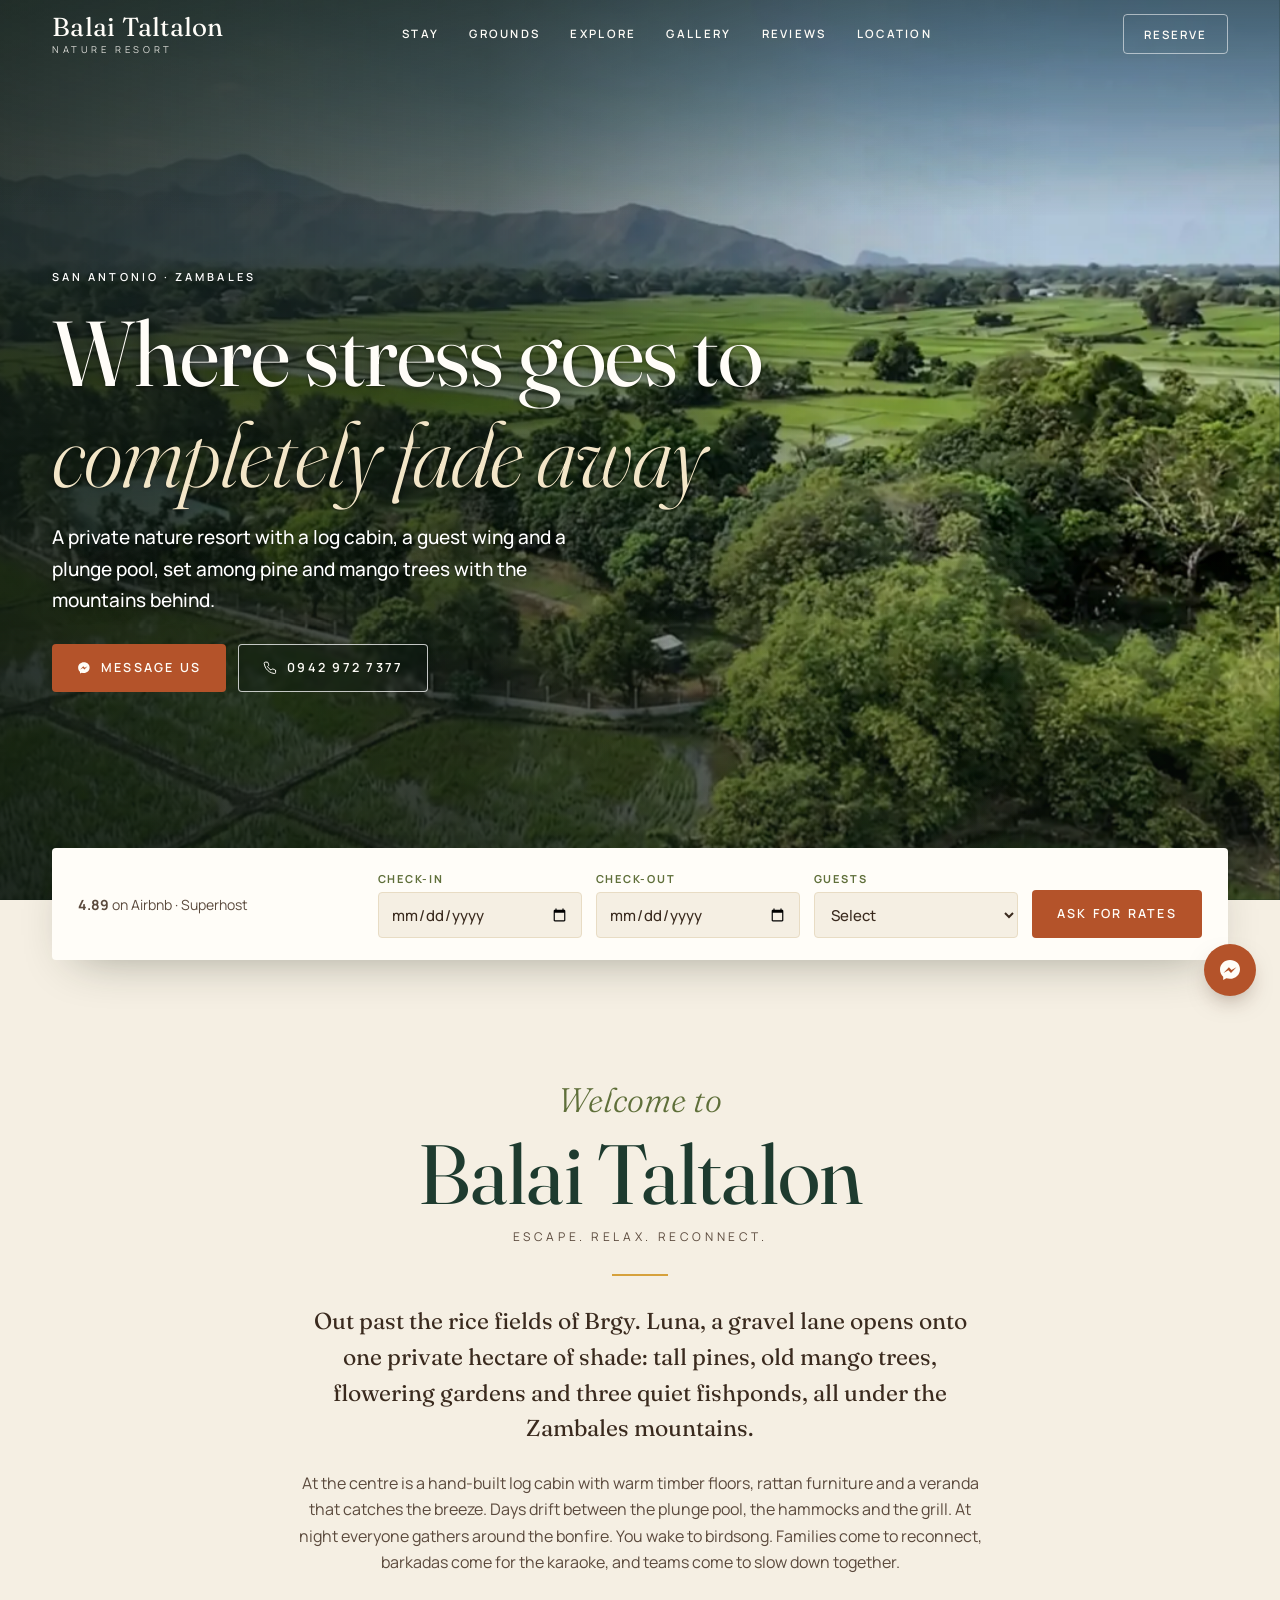
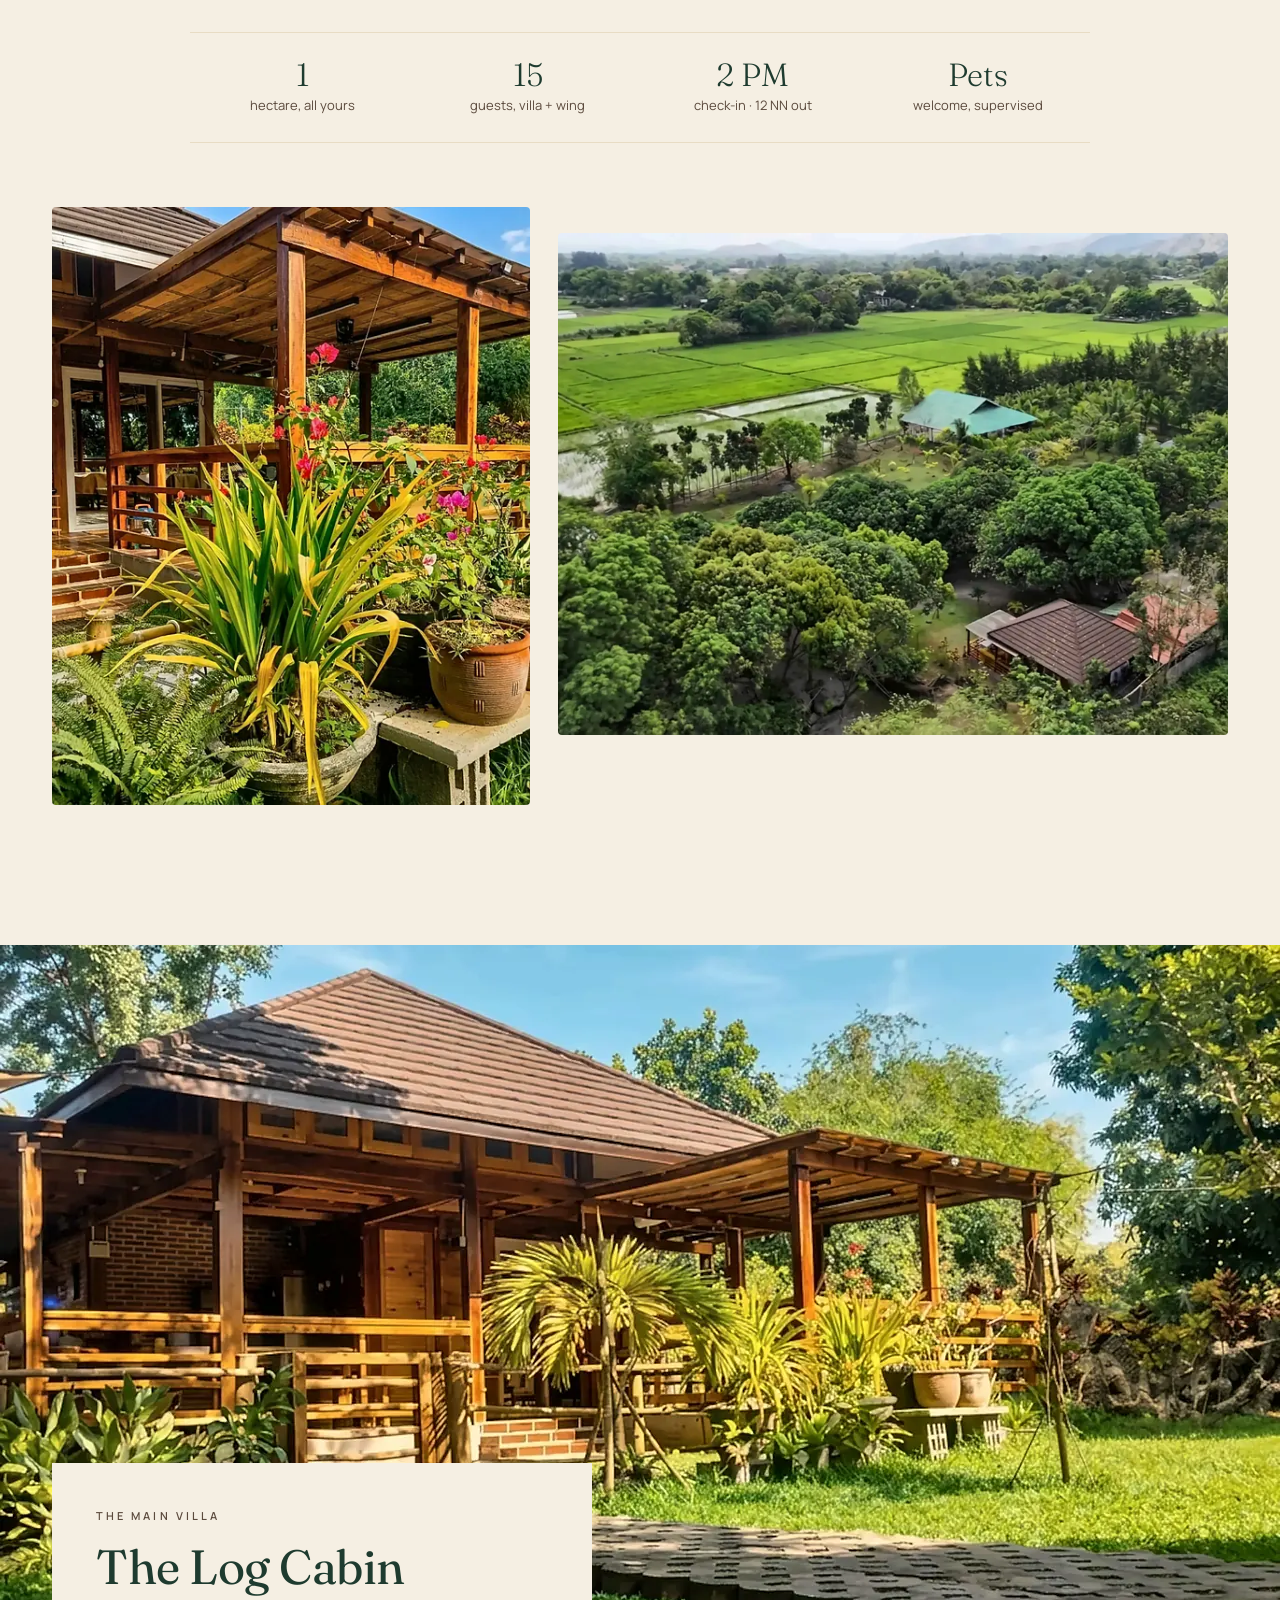
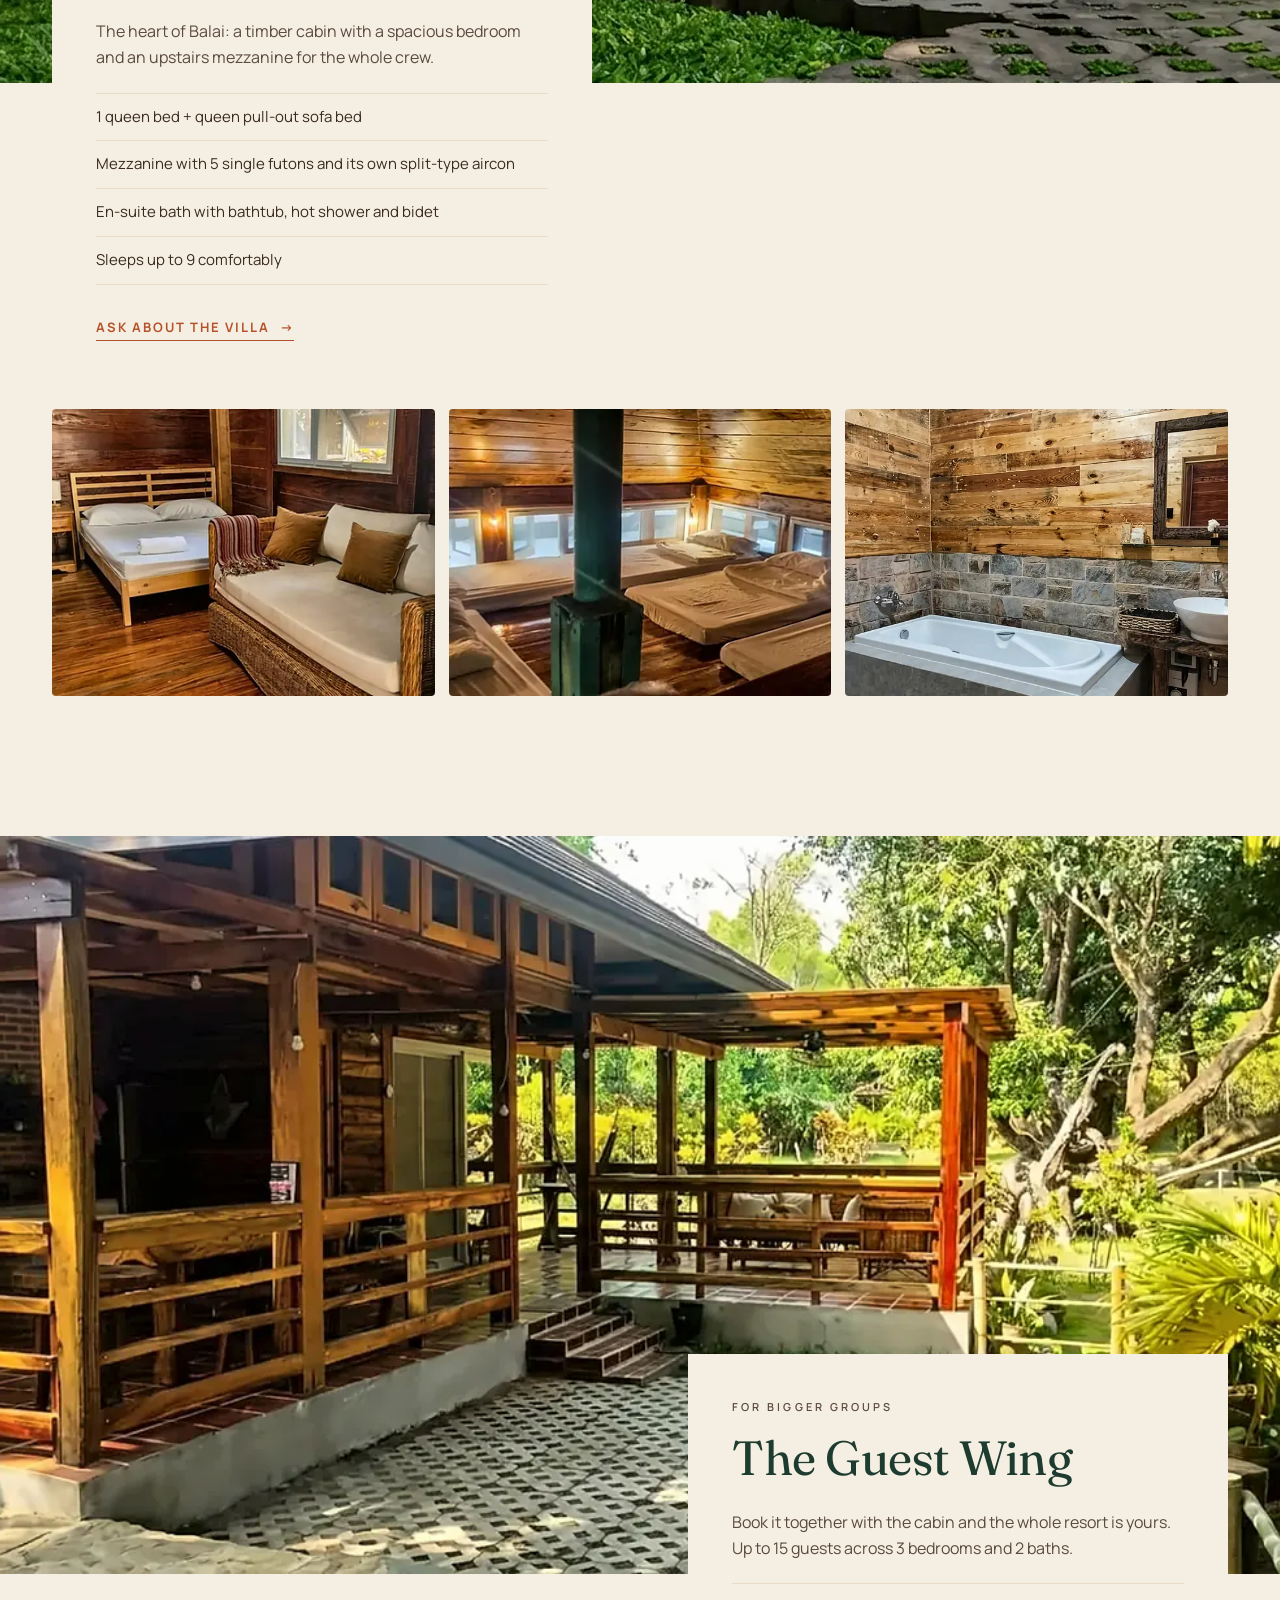
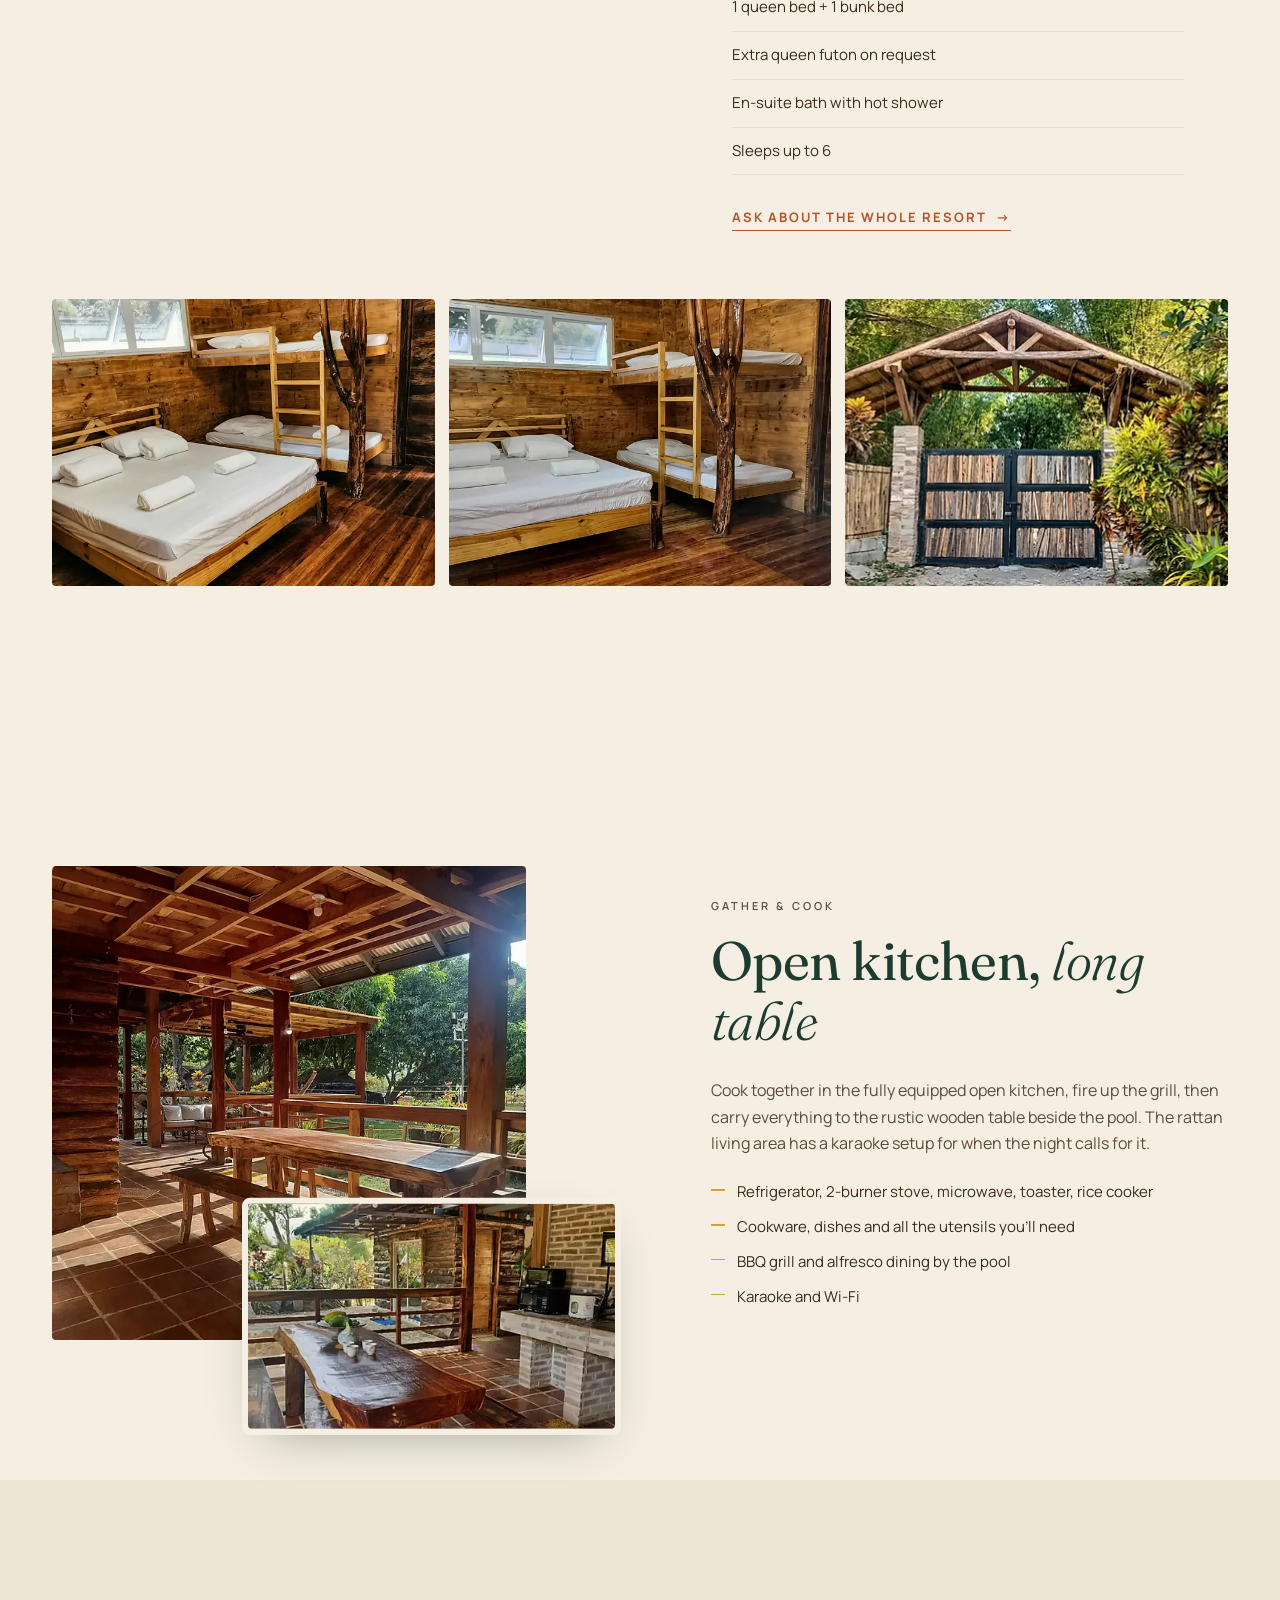
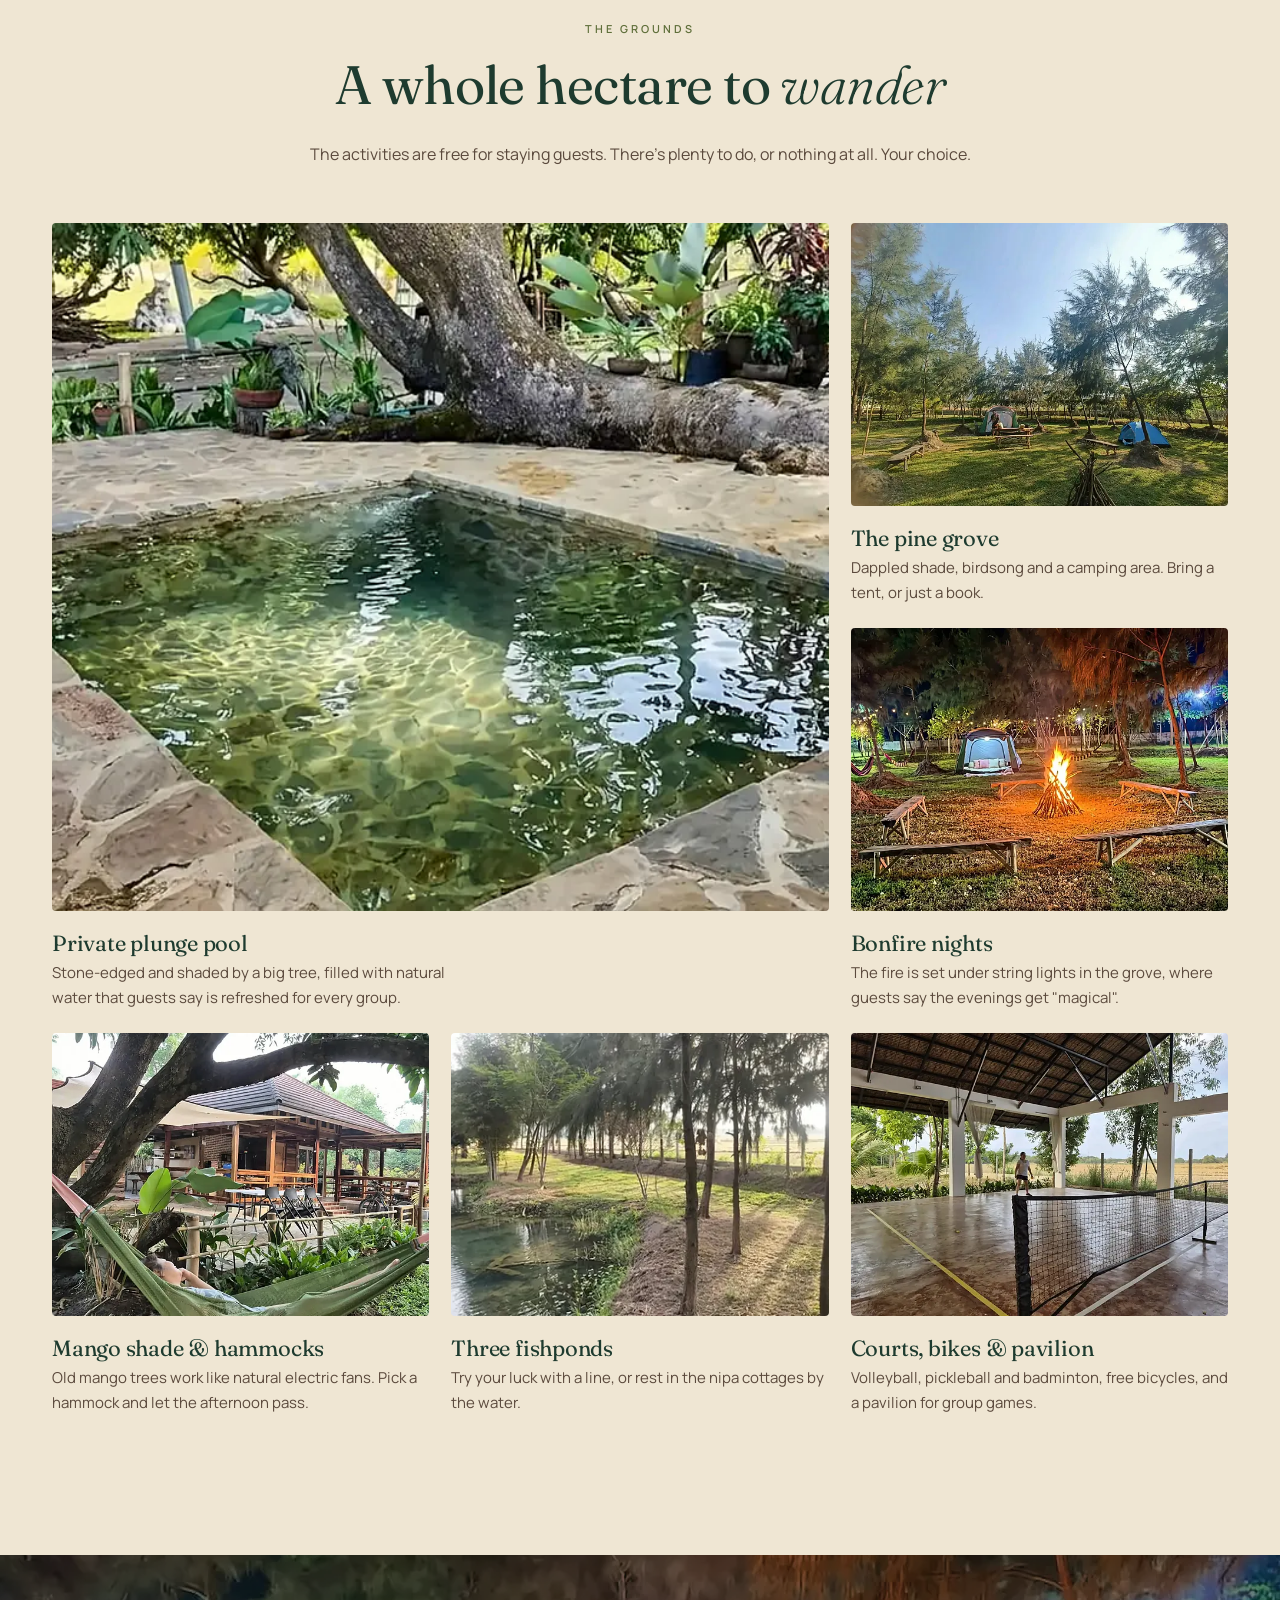
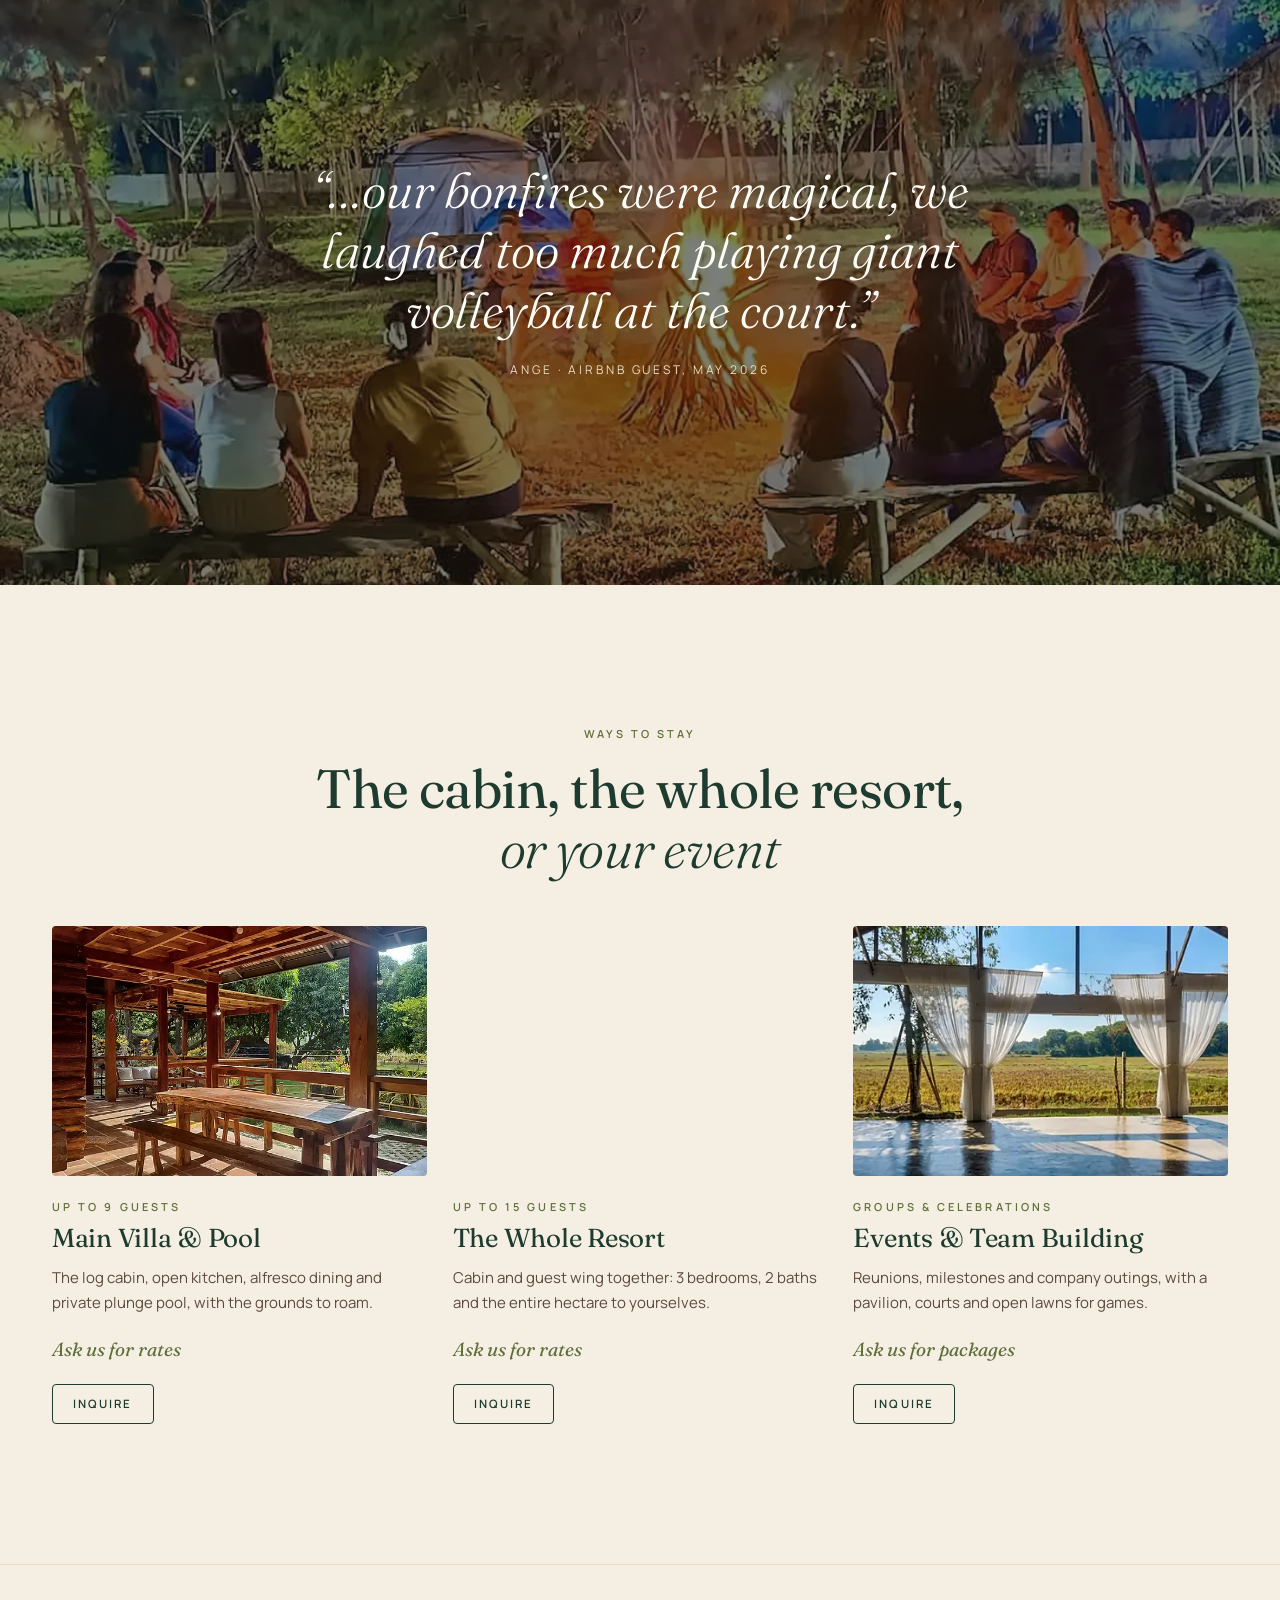
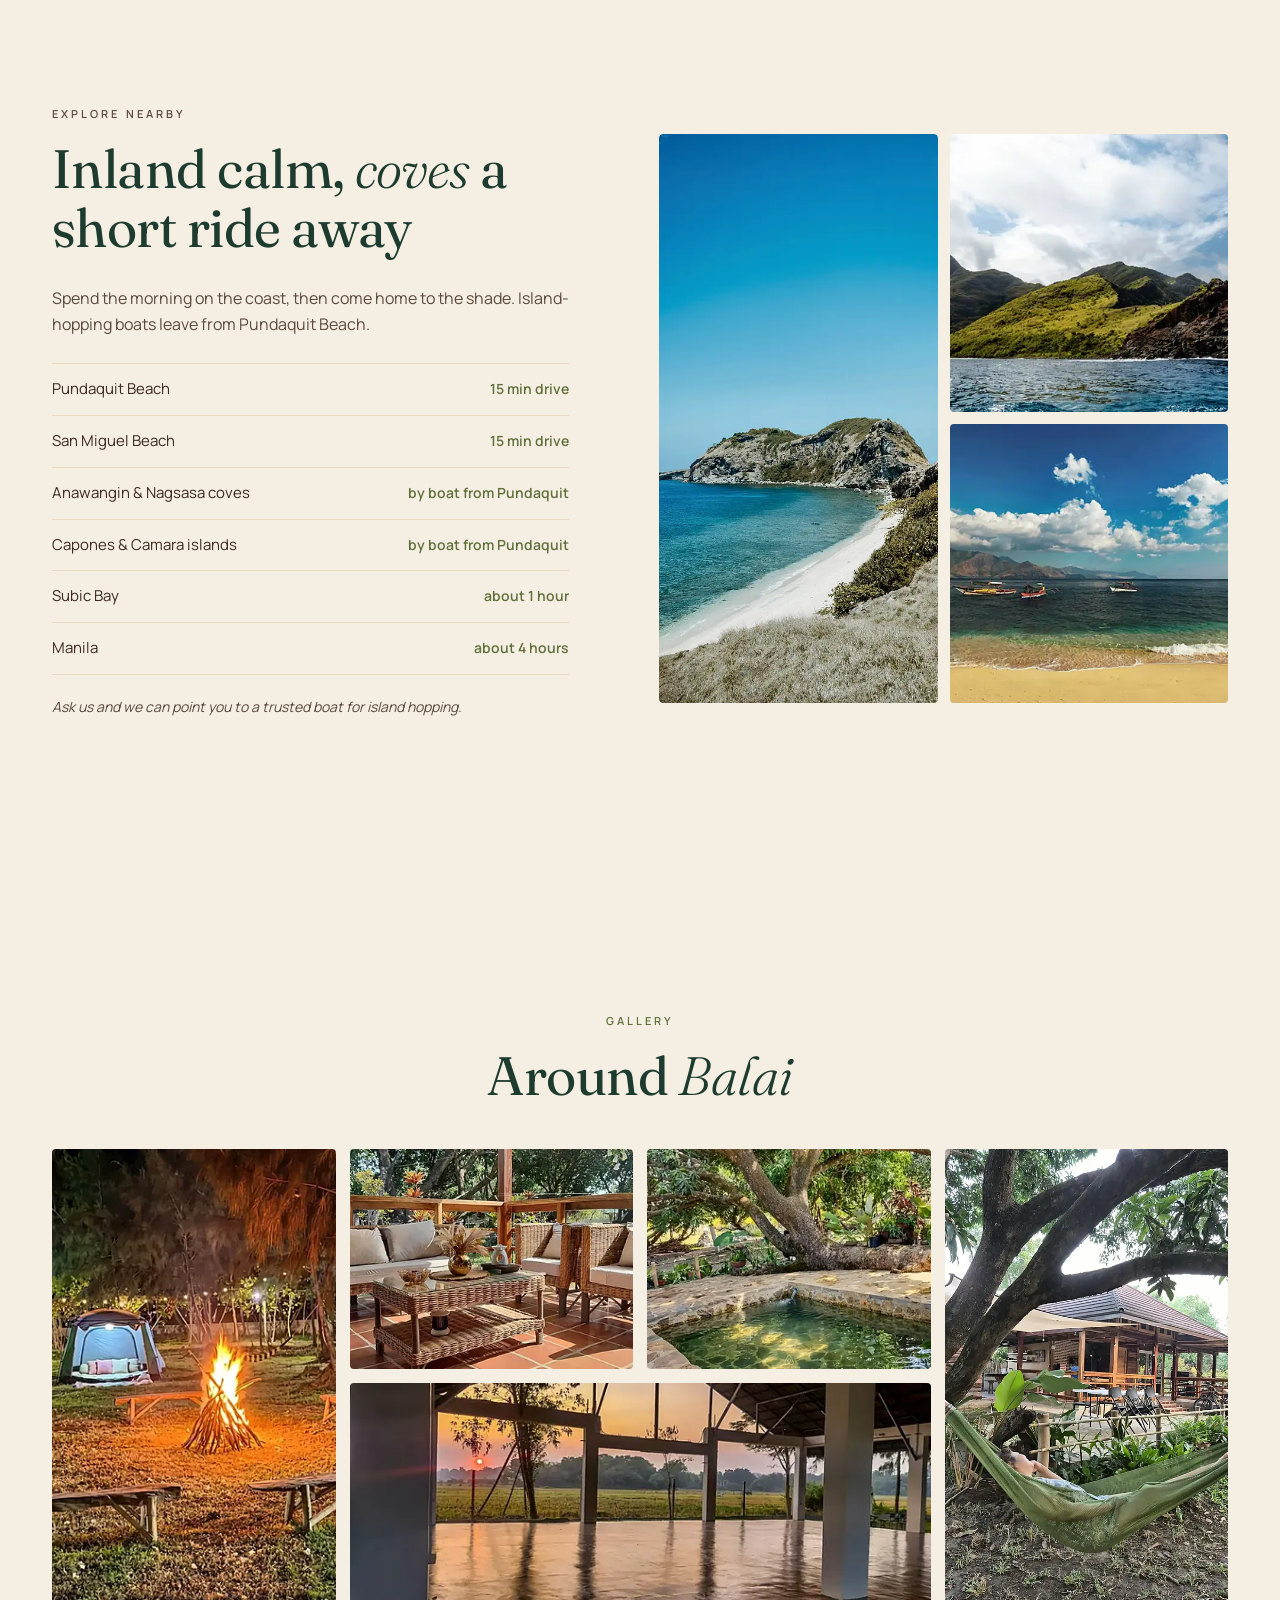
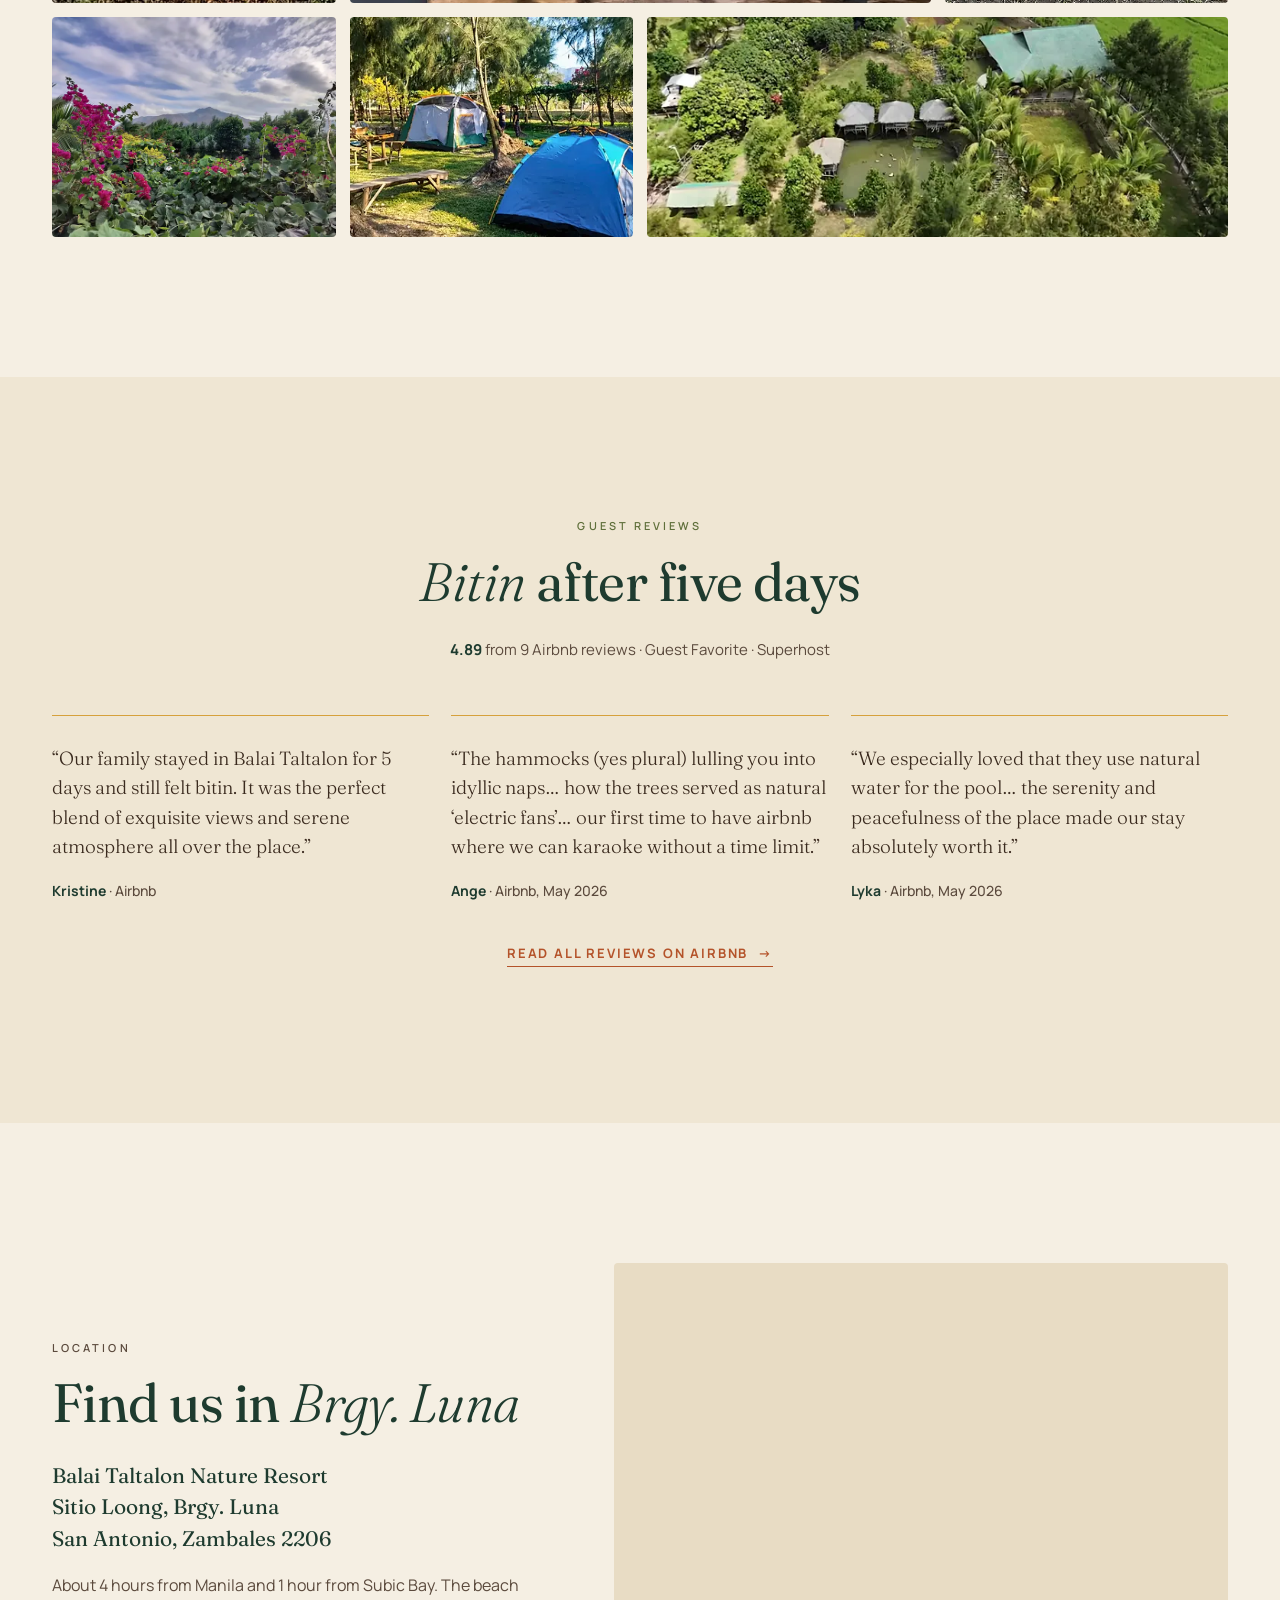
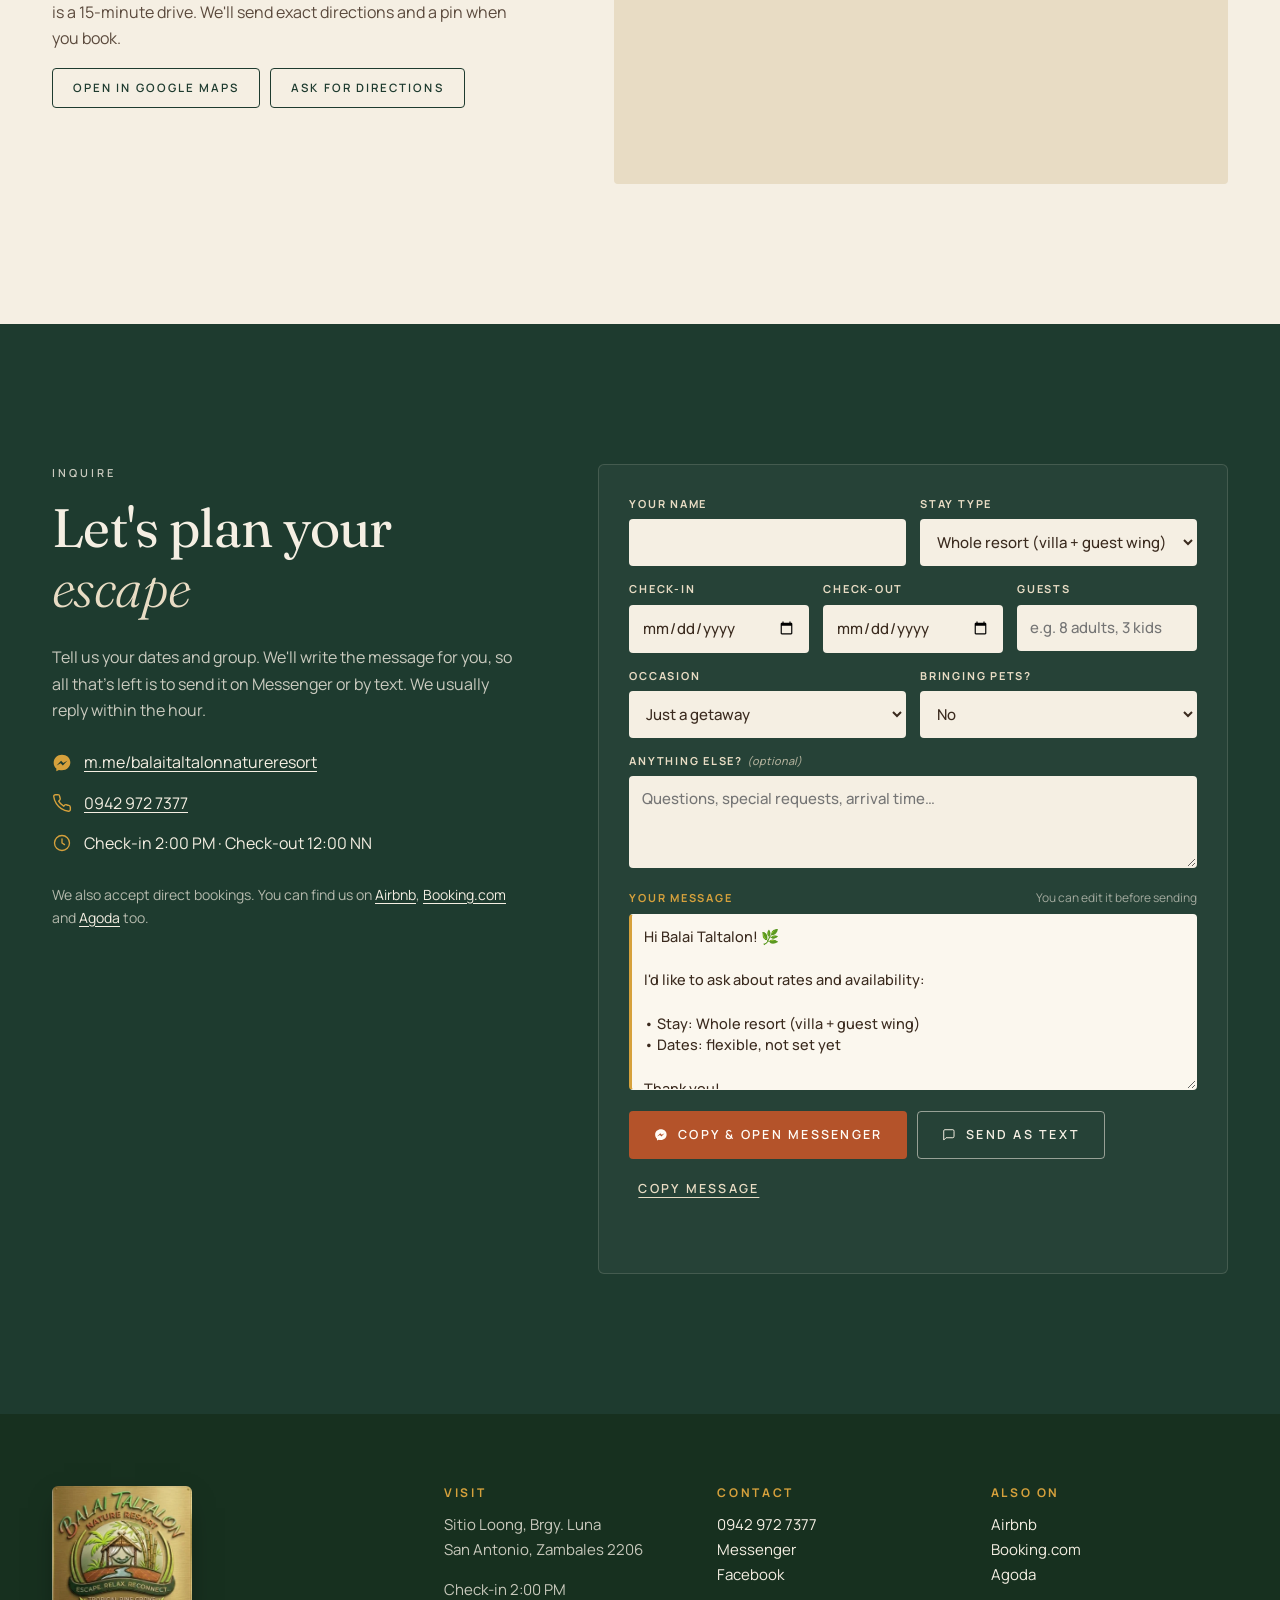
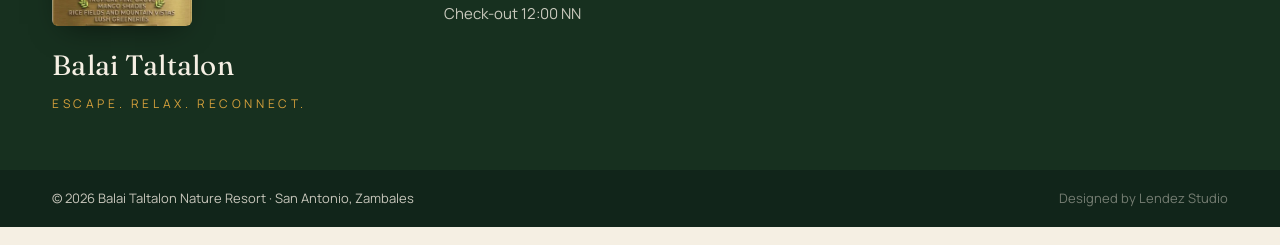
<file: index.html>
<!doctype html>
<html lang="en">
<head>
  <meta charset="utf-8">
  <meta name="viewport" content="width=device-width, initial-scale=1">
  <title>Balai Taltalon Nature Resort · San Antonio, Zambales</title>
  <meta name="description" content="A private 1-hectare nature resort in San Antonio, Zambales: a log cabin villa and guest wing for up to 15 guests, a plunge pool, a pine grove, bonfire nights and free activities, 15 minutes from Pundaquit Beach.">
  <meta name="theme-color" content="#1E3B2F">
  <link rel="icon" type="image/png" href="favicon.png">
  <link rel="apple-touch-icon" href="apple-touch-icon.png">

  <meta property="og:type" content="website">
  <meta property="og:title" content="Balai Taltalon Nature Resort · San Antonio, Zambales">
  <meta property="og:description" content="Escape. Relax. Reconnect. A private nature resort among pine and mango trees, with mountains behind.">
  <meta property="og:image" content="https://lendezstudio.github.io/Balai-Taltalon/assets/img/og-image.jpg">
  <meta property="og:url" content="https://lendezstudio.github.io/Balai-Taltalon/">
  <meta name="twitter:card" content="summary_large_image">

  <link rel="preconnect" href="https://fonts.googleapis.com">
  <link rel="preconnect" href="https://fonts.gstatic.com" crossorigin>
  <link href="https://fonts.googleapis.com/css2?family=Fraunces:ital,opsz,wght@0,9..144,300..600;1,9..144,300..500&family=Manrope:wght@400;500;600;700&display=swap" rel="stylesheet">
  <link rel="preload" as="image" type="image/webp" href="assets/img/hero-1280.webp" imagesrcset="assets/img/hero-640.webp 640w, assets/img/hero-1280.webp 1280w, assets/img/hero-1920.webp 1920w" imagesizes="100vw">
  <link rel="stylesheet" href="css/style.css">

  <script type="application/ld+json">
  {
    "@context": "https://schema.org",
    "@type": "Resort",
    "name": "Balai Taltalon Nature Resort",
    "description": "Private nature resort with a log cabin villa, guest wing and plunge pool among pine and mango trees.",
    "telephone": "+63 942 972 7377",
    "address": {
      "@type": "PostalAddress",
      "streetAddress": "Sitio Loong, Brgy. Luna",
      "addressLocality": "San Antonio",
      "addressRegion": "Zambales",
      "postalCode": "2206",
      "addressCountry": "PH"
    },
    "checkinTime": "14:00",
    "checkoutTime": "12:00",
    "petsAllowed": true,
    "image": "https://lendezstudio.github.io/Balai-Taltalon/assets/img/og-image.jpg",
    "sameAs": [
      "https://www.facebook.com/balaitaltalonnatureresort/",
      "https://www.airbnb.com/rooms/1642751418516243443",
      "https://www.booking.com/hotel/ph/villa-guest-wing-amp-pool-in-exclusive-nature-resort.en-gb.html",
      "https://www.agoda.com/balai-taltalon-nature-resort-villa-guest-wing-and-pool/hotel/all/subic-zambales-ph.html"
    ]
  }
  </script>
</head>
<body>
  <a class="skip" href="#main">Skip to content</a>

  <!-- ============ HEADER ============ -->
  <header class="site-header" id="top">
    <div class="wrap header-inner">
      <a class="wordmark" href="#top" aria-label="Balai Taltalon home">
        <span class="wordmark-name">Balai Taltalon</span>
        <span class="wordmark-sub">Nature Resort</span>
      </a>
      <nav class="nav" id="nav" aria-label="Main">
        <a href="#stay">Stay</a>
        <a href="#grounds">Grounds</a>
        <a href="#explore">Explore</a>
        <a href="#gallery">Gallery</a>
        <a href="#reviews">Reviews</a>
        <a href="#location">Location</a>
        <a class="nav-cta-mobile" href="#inquire">Inquire</a>
      </nav>
      <a class="btn btn-line btn-sm header-cta" href="#inquire">Reserve</a>
      <button class="menu-toggle" aria-controls="nav" aria-expanded="false" aria-label="Open menu">
        <span></span><span></span>
      </button>
    </div>
  </header>

  <main id="main">

    <!-- ============ HERO ============ -->
    <section class="hero" aria-label="Welcome">
      <picture class="hero-media"><source type="image/webp" srcset="assets/img/hero-640.webp 640w, assets/img/hero-1280.webp 1280w, assets/img/hero-1920.webp 1920w" sizes="100vw"><img src="assets/img/hero-1280.jpg" srcset="assets/img/hero-640.jpg 640w, assets/img/hero-1280.jpg 1280w, assets/img/hero-1920.jpg 1920w" sizes="100vw" width="1280" height="738" alt="Aerial view of Balai Taltalon among trees and rice fields, with the Zambales mountains behind" fetchpriority="high"></picture>
      <div class="hero-shade"></div>
      <div class="wrap hero-content">
        <p class="eyebrow eyebrow-ruled">San Antonio · Zambales</p>
        <h1 class="hero-title">Where stress goes to <em>completely fade away</em></h1>
        <p class="hero-lede">A private nature resort with a log cabin, a guest wing and a plunge pool, set among pine and mango trees with the mountains behind.</p>
        <div class="hero-actions">
          <a class="btn btn-ember" href="https://m.me/balaitaltalonnatureresort" target="_blank" rel="noopener">
            <svg aria-hidden="true" viewBox="0 0 24 24"><use href="#i-messenger"/></svg>Message us
          </a>
          <a class="btn btn-ghost" href="tel:+639429727377">
            <svg aria-hidden="true" viewBox="0 0 24 24"><use href="#i-phone"/></svg>0942 972 7377
          </a>
        </div>
      </div>
    </section>

    <!-- ============ PLAN YOUR STAY BAR ============ -->
    <section class="plan" id="plan" aria-label="Plan your stay">
      <div class="wrap">
        <form class="plan-bar" id="planForm">
          <div class="plan-proof">
            <span><strong>4.89</strong> on Airbnb · Superhost</span>
          </div>
          <label class="field">
            <span>Check-in</span>
            <input type="date" name="checkin" id="planIn">
          </label>
          <label class="field">
            <span>Check-out</span>
            <input type="date" name="checkout" id="planOut">
          </label>
          <label class="field">
            <span>Guests</span>
            <select name="guests" id="planGuests">
              <option value="">Select</option>
              <option>2–5</option><option>6–9</option><option>10–15</option><option>16+ / event</option>
            </select>
          </label>
          <button class="btn btn-ember" type="submit">Ask for rates</button>
        </form>
      </div>
    </section>

    <!-- ============ WELCOME / STORY ============ -->
    <section class="section welcome" id="story">
      <div class="wrap narrow center reveal">
        <p class="script">Welcome to</p>
        <h2 class="display">Balai Taltalon</h2>
        <p class="motto">Escape. Relax. Reconnect.</p>
        <span class="rule" aria-hidden="true"></span>
        <p class="lead">Out past the rice fields of Brgy. Luna, a gravel lane opens onto one private hectare of shade: tall pines, old mango trees, flowering gardens and three quiet fishponds, all under the Zambales mountains.</p>
        <p>At the centre is a hand-built log cabin with warm timber floors, rattan furniture and a veranda that catches the breeze. Days drift between the plunge pool, the hammocks and the grill. At night everyone gathers around the bonfire. You wake to birdsong. Families come to reconnect, barkadas come for the karaoke, and teams come to slow down together.</p>
      </div>
      <ul class="facts wrap reveal" aria-label="At a glance">
        <li><strong>1</strong><span>hectare, all yours</span></li>
        <li><strong>15</strong><span>guests, villa + wing</span></li>
        <li><strong>2 PM</strong><span>check-in · 12 NN out</span></li>
        <li><strong>Pets</strong><span>welcome, supervised</span></li>
      </ul>
      <div class="welcome-media wrap">
        <picture class="wm-a reveal"><source type="image/webp" srcset="assets/img/veranda-flowers-640.webp 640w, assets/img/veranda-flowers-1280.webp 1280w" sizes="(min-width: 900px) 40vw, 90vw"><img src="assets/img/veranda-flowers-1280.jpg" srcset="assets/img/veranda-flowers-640.jpg 640w, assets/img/veranda-flowers-1280.jpg 1280w" sizes="(min-width: 900px) 40vw, 90vw" width="1280" height="1280" alt="The log cabin veranda framed by potted flowers" loading="lazy" decoding="async"></picture>
        <picture class="wm-b reveal"><source type="image/webp" srcset="assets/img/aerial-grounds-640.webp 640w, assets/img/aerial-grounds-1280.webp 1280w, assets/img/aerial-grounds-1920.webp 1920w" sizes="(min-width: 900px) 55vw, 90vw"><img src="assets/img/aerial-grounds-1280.jpg" srcset="assets/img/aerial-grounds-640.jpg 640w, assets/img/aerial-grounds-1280.jpg 1280w, assets/img/aerial-grounds-1920.jpg 1920w" sizes="(min-width: 900px) 55vw, 90vw" width="1280" height="738" alt="Aerial view of the resort grounds, cottages and fishponds beside the rice fields" loading="lazy" decoding="async"></picture>
      </div>
    </section>

    <!-- ============ THE STAY: LOG CABIN ============ -->
    <section class="feature" id="stay">
      <div class="feature-media">
        <picture class=""><source type="image/webp" srcset="assets/img/cabin-exterior-640.webp 640w, assets/img/cabin-exterior-1280.webp 1280w, assets/img/cabin-exterior-1920.webp 1920w" sizes="100vw"><img src="assets/img/cabin-exterior-1280.jpg" srcset="assets/img/cabin-exterior-640.jpg 640w, assets/img/cabin-exterior-1280.jpg 1280w, assets/img/cabin-exterior-1920.jpg 1920w" sizes="100vw" width="1280" height="1280" alt="The main log cabin villa with its wraparound veranda and lawn" loading="lazy" decoding="async"></picture>
      </div>
      <div class="wrap">
        <article class="feature-card reveal">
          <p class="eyebrow">The Main Villa</p>
          <h2>The Log Cabin</h2>
          <p>The heart of Balai: a timber cabin with a spacious bedroom and an upstairs mezzanine for the whole crew.</p>
          <ul class="spec">
            <li>1 queen bed + queen pull-out sofa bed</li>
            <li>Mezzanine with 5 single futons and its own split-type aircon</li>
            <li>En-suite bath with bathtub, hot shower and bidet</li>
            <li>Sleeps up to 9 comfortably</li>
          </ul>
          <a class="link-arrow" href="#inquire" data-stay="Main villa (log cabin)">Ask about the villa</a>
        </article>
      </div>
      <div class="wrap thumbs reveal">
        <picture class=""><source type="image/webp" srcset="assets/img/cabin-bedroom-640.webp 640w, assets/img/cabin-bedroom-1280.webp 1280w" sizes="(min-width: 900px) 30vw, 45vw"><img src="assets/img/cabin-bedroom-1280.jpg" srcset="assets/img/cabin-bedroom-640.jpg 640w, assets/img/cabin-bedroom-1280.jpg 1280w" sizes="(min-width: 900px) 30vw, 45vw" width="1280" height="644" alt="Cabin bedroom with queen bed and rattan sofa bed" loading="lazy" decoding="async"></picture>
        <picture class=""><source type="image/webp" srcset="assets/img/cabin-mezzanine-640.webp 640w, assets/img/cabin-mezzanine-1280.webp 1280w" sizes="(min-width: 900px) 30vw, 45vw"><img src="assets/img/cabin-mezzanine-1280.jpg" srcset="assets/img/cabin-mezzanine-640.jpg 640w, assets/img/cabin-mezzanine-1280.jpg 1280w" sizes="(min-width: 900px) 30vw, 45vw" width="1280" height="576" alt="Mezzanine loft with single futons under timber eaves" loading="lazy" decoding="async"></picture>
        <picture class="hide-sm"><source type="image/webp" srcset="assets/img/cabin-bath-640.webp 640w, assets/img/cabin-bath-1280.webp 1280w" sizes="(min-width: 900px) 30vw, 45vw"><img src="assets/img/cabin-bath-1280.jpg" srcset="assets/img/cabin-bath-640.jpg 640w, assets/img/cabin-bath-1280.jpg 1280w" sizes="(min-width: 900px) 30vw, 45vw" width="1280" height="1280" alt="En-suite bathroom with bathtub, stone and timber walls" loading="lazy" decoding="async"></picture>
      </div>
    </section>

    <!-- ============ THE STAY: GUEST WING ============ -->
    <section class="feature feature-alt">
      <div class="feature-media">
        <picture class=""><source type="image/webp" srcset="assets/img/wing-exterior-640.webp 640w, assets/img/wing-exterior-1280.webp 1280w, assets/img/wing-exterior-1920.webp 1920w" sizes="100vw"><img src="assets/img/wing-exterior-1280.jpg" srcset="assets/img/wing-exterior-640.jpg 640w, assets/img/wing-exterior-1280.jpg 1280w, assets/img/wing-exterior-1920.jpg 1920w" sizes="100vw" width="1280" height="568" alt="Timber guest wing with a covered porch and garden" loading="lazy" decoding="async"></picture>
      </div>
      <div class="wrap">
        <article class="feature-card feature-card-right reveal">
          <p class="eyebrow">For bigger groups</p>
          <h2>The Guest Wing</h2>
          <p>Book it together with the cabin and the whole resort is yours. Up to 15 guests across 3 bedrooms and 2 baths.</p>
          <ul class="spec">
            <li>1 queen bed + 1 bunk bed</li>
            <li>Extra queen futon on request</li>
            <li>En-suite bath with hot shower</li>
            <li>Sleeps up to 6</li>
          </ul>
          <a class="link-arrow" href="#inquire" data-stay="Whole resort (villa + guest wing)">Ask about the whole resort</a>
        </article>
      </div>
      <div class="wrap thumbs reveal">
        <picture class=""><source type="image/webp" srcset="assets/img/wing-bedroom-640.webp 640w, assets/img/wing-bedroom-1280.webp 1280w" sizes="(min-width: 900px) 30vw, 45vw"><img src="assets/img/wing-bedroom-1280.jpg" srcset="assets/img/wing-bedroom-640.jpg 640w, assets/img/wing-bedroom-1280.jpg 1280w" sizes="(min-width: 900px) 30vw, 45vw" width="1280" height="1280" alt="Guest wing bedroom with queen bed and wooden bunk bed" loading="lazy" decoding="async"></picture>
        <picture class=""><source type="image/webp" srcset="assets/img/wing-bedroom-2-640.webp 640w, assets/img/wing-bedroom-2-1280.webp 1280w" sizes="(min-width: 900px) 30vw, 45vw"><img src="assets/img/wing-bedroom-2-1280.jpg" srcset="assets/img/wing-bedroom-2-640.jpg 640w, assets/img/wing-bedroom-2-1280.jpg 1280w" sizes="(min-width: 900px) 30vw, 45vw" width="1280" height="1280" alt="Guest wing bunk bed and timber walls" loading="lazy" decoding="async"></picture>
        <picture class="hide-sm"><source type="image/webp" srcset="assets/img/gate-640.webp 640w, assets/img/gate-1280.webp 1280w" sizes="(min-width: 900px) 30vw, 45vw"><img src="assets/img/gate-1280.jpg" srcset="assets/img/gate-640.jpg 640w, assets/img/gate-1280.jpg 1280w" sizes="(min-width: 900px) 30vw, 45vw" width="1280" height="573" alt="Bamboo gate at the resort entrance" loading="lazy" decoding="async"></picture>
      </div>
    </section>

    <!-- ============ KITCHEN & ALFRESCO ============ -->
    <section class="section kitchen">
      <div class="wrap split">
        <div class="split-media reveal">
          <picture class="sm-a"><source type="image/webp" srcset="assets/img/veranda-dining-640.webp 640w, assets/img/veranda-dining-1280.webp 1280w" sizes="(min-width: 900px) 50vw, 100vw"><img src="assets/img/veranda-dining-1280.jpg" srcset="assets/img/veranda-dining-640.jpg 640w, assets/img/veranda-dining-1280.jpg 1280w" sizes="(min-width: 900px) 50vw, 100vw" width="1280" height="1280" alt="Long rustic wooden dining table on the shaded veranda" loading="lazy" decoding="async"></picture>
          <picture class="sm-b"><source type="image/webp" srcset="assets/img/kitchen-640.webp 640w, assets/img/kitchen-1280.webp 1280w, assets/img/kitchen-1920.webp 1920w" sizes="(min-width: 900px) 30vw, 60vw"><img src="assets/img/kitchen-1280.jpg" srcset="assets/img/kitchen-640.jpg 640w, assets/img/kitchen-1280.jpg 1280w, assets/img/kitchen-1920.jpg 1920w" sizes="(min-width: 900px) 30vw, 60vw" width="1280" height="560" alt="Open kitchen beside the alfresco dining table" loading="lazy" decoding="async"></picture>
        </div>
        <div class="split-copy reveal">
          <p class="eyebrow">Gather &amp; cook</p>
          <h2 class="h2">Open kitchen, <em>long table</em></h2>
          <p>Cook together in the fully equipped open kitchen, fire up the grill, then carry everything to the rustic wooden table beside the pool. The rattan living area has a karaoke setup for when the night calls for it.</p>
          <ul class="ticks">
            <li>Refrigerator, 2-burner stove, microwave, toaster, rice cooker</li>
            <li>Cookware, dishes and all the utensils you'll need</li>
            <li>BBQ grill and alfresco dining by the pool</li>
            <li>Karaoke and Wi-Fi</li>
          </ul>
        </div>
      </div>
    </section>

    <!-- ============ THE GROUNDS ============ -->
    <section class="section grounds" id="grounds">
      <div class="wrap center narrow reveal">
        <p class="eyebrow">The Grounds</p>
        <h2 class="h2">A whole hectare to <em>wander</em></h2>
        <!-- "Free activities" per FB post ("1-hectare private resort na may FREE activities"); badminton from same post. Confirm. -->
        <p class="sub">The activities are free for staying guests. There's plenty to do, or nothing at all. Your choice.</p>
      </div>
      <div class="wrap cards">
        <article class="card card-lg reveal">
          <picture class=""><source type="image/webp" srcset="assets/img/pool-640.webp 640w, assets/img/pool-1280.webp 1280w, assets/img/pool-1920.webp 1920w" sizes="(min-width: 900px) 58vw, 100vw"><img src="assets/img/pool-1280.jpg" srcset="assets/img/pool-640.jpg 640w, assets/img/pool-1280.jpg 1280w, assets/img/pool-1920.jpg 1920w" sizes="(min-width: 900px) 58vw, 100vw" width="1280" height="568" alt="The stone-edged plunge pool under a large tree" loading="lazy" decoding="async"></picture>
          <div class="card-body">
            <h3>Private plunge pool</h3>
            <!-- From guest reviews: natural water, changed between groups. Confirm wording with Balai. -->
            <p>Stone-edged and shaded by a big tree, filled with natural water that guests say is refreshed for every group.</p>
          </div>
        </article>
        <article class="card reveal">
          <picture class=""><source type="image/webp" srcset="assets/img/pines-640.webp 640w, assets/img/pines-1280.webp 1280w, assets/img/pines-1920.webp 1920w" sizes="(min-width: 900px) 40vw, 100vw"><img src="assets/img/pines-1280.jpg" srcset="assets/img/pines-640.jpg 640w, assets/img/pines-1280.jpg 1280w, assets/img/pines-1920.jpg 1920w" sizes="(min-width: 900px) 40vw, 100vw" width="1280" height="960" alt="Pine grove with camping tents and benches" loading="lazy" decoding="async"></picture>
          <div class="card-body">
            <h3>The pine grove</h3>
            <p>Dappled shade, birdsong and a camping area. Bring a tent, or just a book.</p>
          </div>
        </article>
        <article class="card reveal">
          <picture class=""><source type="image/webp" srcset="assets/img/bonfire-640.webp 640w, assets/img/bonfire-1280.webp 1280w, assets/img/bonfire-1920.webp 1920w" sizes="(min-width: 900px) 40vw, 100vw"><img src="assets/img/bonfire-1280.jpg" srcset="assets/img/bonfire-640.jpg 640w, assets/img/bonfire-1280.jpg 1280w, assets/img/bonfire-1920.jpg 1920w" sizes="(min-width: 900px) 40vw, 100vw" width="1280" height="960" alt="Bonfire at night among the pines with benches and string lights" loading="lazy" decoding="async"></picture>
          <div class="card-body">
            <h3>Bonfire nights</h3>
            <p>The fire is set under string lights in the grove, where guests say the evenings get "magical".</p>
          </div>
        </article>
        <article class="card reveal">
          <picture class=""><source type="image/webp" srcset="assets/img/hammock-640.webp 640w, assets/img/hammock-1280.webp 1280w" sizes="(min-width: 900px) 30vw, 100vw"><img src="assets/img/hammock-1280.jpg" srcset="assets/img/hammock-640.jpg 640w, assets/img/hammock-1280.jpg 1280w" sizes="(min-width: 900px) 30vw, 100vw" width="1280" height="1706" alt="Hammock strung under a mango tree near the cabin" loading="lazy" decoding="async"></picture>
          <div class="card-body">
            <h3>Mango shade &amp; hammocks</h3>
            <p>Old mango trees work like natural electric fans. Pick a hammock and let the afternoon pass.</p>
          </div>
        </article>
        <article class="card reveal">
          <picture class=""><source type="image/webp" srcset="assets/img/fishpond-640.webp 640w, assets/img/fishpond-1280.webp 1280w" sizes="(min-width: 900px) 30vw, 100vw"><img src="assets/img/fishpond-1280.jpg" srcset="assets/img/fishpond-640.jpg 640w, assets/img/fishpond-1280.jpg 1280w" sizes="(min-width: 900px) 30vw, 100vw" width="1280" height="576" alt="Fishpond lined with tall pine trees" loading="lazy" decoding="async"></picture>
          <div class="card-body">
            <h3>Three fishponds</h3>
            <p>Try your luck with a line, or rest in the nipa cottages by the water.</p>
          </div>
        </article>
        <article class="card reveal">
          <picture class=""><source type="image/webp" srcset="assets/img/court-640.webp 640w, assets/img/court-1280.webp 1280w" sizes="(min-width: 900px) 30vw, 100vw"><img src="assets/img/court-1280.jpg" srcset="assets/img/court-640.jpg 640w, assets/img/court-1280.jpg 1280w" sizes="(min-width: 900px) 30vw, 100vw" width="1280" height="960" alt="Covered court with a pickleball and volleyball net" loading="lazy" decoding="async"></picture>
          <div class="card-body">
            <h3>Courts, bikes &amp; pavilion</h3>
            <p>Volleyball, pickleball and badminton, free bicycles, and a pavilion for group games.</p>
          </div>
        </article>
      </div>
    </section>

    <!-- ============ QUOTE BAND ============ -->
    <section class="band" aria-label="Guest quote">
      <picture class="band-media"><source type="image/webp" srcset="assets/img/bonfire-2-640.webp 640w, assets/img/bonfire-2-1280.webp 1280w" sizes="100vw"><img src="assets/img/bonfire-2-1280.jpg" srcset="assets/img/bonfire-2-640.jpg 640w, assets/img/bonfire-2-1280.jpg 1280w" sizes="100vw" width="1280" height="960" alt="Guests gathered around the bonfire at night" loading="lazy" decoding="async"></picture>
      <div class="band-shade"></div>
      <figure class="wrap narrow center band-quote reveal">
        <blockquote>“…our bonfires were magical, we laughed too much playing giant volleyball at the court.”</blockquote>
        <figcaption>Ange · Airbnb guest, May 2026</figcaption>
      </figure>
    </section>

    <!-- ============ WAYS TO STAY ============ -->
    <section class="section ways" id="ways">
      <div class="wrap center narrow reveal">
        <p class="eyebrow">Ways to stay</p>
        <h2 class="h2">The cabin, the whole resort, <em>or your event</em></h2>
      </div>
      <div class="wrap offers">
        <article class="offer reveal">
          <picture class=""><source type="image/webp" srcset="assets/img/alfresco-640.webp 640w, assets/img/alfresco-1280.webp 1280w" sizes="(min-width: 900px) 30vw, 100vw"><img src="assets/img/alfresco-1280.jpg" srcset="assets/img/alfresco-640.jpg 640w, assets/img/alfresco-1280.jpg 1280w" sizes="(min-width: 900px) 30vw, 100vw" width="1280" height="1280" alt="Veranda dining table in afternoon light" loading="lazy" decoding="async"></picture>
          <div class="offer-body">
            <p class="eyebrow">Up to 9 guests</p>
            <h3>Main Villa &amp; Pool</h3>
            <p>The log cabin, open kitchen, alfresco dining and private plunge pool, with the grounds to roam.</p>
            <p class="rate">Ask us for rates</p>
            <a class="btn btn-outline btn-sm" href="#inquire" data-stay="Main villa (log cabin)">Inquire</a>
          </div>
        </article>
        <article class="offer offer-featured reveal">
          <picture class=""><source type="image/webp" srcset="assets/img/aerial-grounds-640.webp 640w, assets/img/aerial-grounds-1280.webp 1280w, assets/img/aerial-grounds-1920.webp 1920w" sizes="(min-width: 900px) 30vw, 100vw"><img src="assets/img/aerial-grounds-1280.jpg" srcset="assets/img/aerial-grounds-640.jpg 640w, assets/img/aerial-grounds-1280.jpg 1280w, assets/img/aerial-grounds-1920.jpg 1920w" sizes="(min-width: 900px) 30vw, 100vw" width="1280" height="738" alt="The whole resort from above" loading="lazy" decoding="async"></picture>
          <div class="offer-body">
            <p class="eyebrow">Up to 15 guests</p>
            <h3>The Whole Resort</h3>
            <p>Cabin and guest wing together: 3 bedrooms, 2 baths and the entire hectare to yourselves.</p>
            <p class="rate">Ask us for rates</p>
            <a class="btn btn-outline btn-sm" href="#inquire" data-stay="Whole resort (villa + guest wing)">Inquire</a>
          </div>
        </article>
        <article class="offer reveal">
          <picture class=""><source type="image/webp" srcset="assets/img/pavilion-640.webp 640w, assets/img/pavilion-1280.webp 1280w, assets/img/pavilion-1920.webp 1920w" sizes="(min-width: 900px) 30vw, 100vw"><img src="assets/img/pavilion-1280.jpg" srcset="assets/img/pavilion-640.jpg 640w, assets/img/pavilion-1280.jpg 1280w, assets/img/pavilion-1920.jpg 1920w" sizes="(min-width: 900px) 30vw, 100vw" width="1280" height="575" alt="Open-air pavilion with white curtains facing the fields" loading="lazy" decoding="async"></picture>
          <div class="offer-body">
            <p class="eyebrow">Groups &amp; celebrations</p>
            <h3>Events &amp; Team Building</h3>
            <!-- Events offering based on FB bio ("Events Place") and posts; capacity/packages not published. Confirm. -->
            <p>Reunions, milestones and company outings, with a pavilion, courts and open lawns for games.</p>
            <p class="rate">Ask us for packages</p>
            <a class="btn btn-outline btn-sm" href="#inquire" data-stay="Event / team building">Inquire</a>
          </div>
        </article>
      </div>
    </section>

    <!-- ============ EXPLORE NEARBY ============ -->
    <section class="section explore" id="explore">
      <div class="wrap split split-rev">
        <div class="split-copy reveal">
          <p class="eyebrow">Explore nearby</p>
          <h2 class="h2">Inland calm, <em>coves</em> a short ride away</h2>
          <p>Spend the morning on the coast, then come home to the shade. Island-hopping boats leave from Pundaquit Beach.</p>
          <ol class="distances">
            <li><span>Pundaquit Beach</span><em>15 min drive</em></li>
            <li><span>San Miguel Beach</span><em>15 min drive</em></li>
            <li><span>Anawangin &amp; Nagsasa coves</span><em>by boat from Pundaquit</em></li>
            <li><span>Capones &amp; Camara islands</span><em>by boat from Pundaquit</em></li>
            <li><span>Subic Bay</span><em>about 1 hour</em></li>
            <li><span>Manila</span><em>about 4 hours</em></li>
          </ol>
          <!-- Based on a guest review saying the host recommended a boat. Confirm Balai is happy to offer this. -->
          <p class="note">Ask us and we can point you to a trusted boat for island hopping.</p>
        </div>
        <div class="explore-media reveal">
          <picture class="em-a"><source type="image/webp" srcset="assets/img/near-cove-640.webp 640w, assets/img/near-cove-1280.webp 1280w" sizes="(min-width: 900px) 25vw, 50vw"><img src="assets/img/near-cove-1280.jpg" srcset="assets/img/near-cove-640.jpg 640w, assets/img/near-cove-1280.jpg 1280w" sizes="(min-width: 900px) 25vw, 50vw" width="1280" height="1920" alt="A white-sand cove below grassy cliffs on the Zambales coast" loading="lazy" decoding="async"></picture>
          <picture class="em-b"><source type="image/webp" srcset="assets/img/near-island-640.webp 640w, assets/img/near-island-1280.webp 1280w" sizes="(min-width: 900px) 30vw, 50vw"><img src="assets/img/near-island-1280.jpg" srcset="assets/img/near-island-640.jpg 640w, assets/img/near-island-1280.jpg 1280w" sizes="(min-width: 900px) 30vw, 50vw" width="1280" height="720" alt="Green headland rising from the sea off Zambales" loading="lazy" decoding="async"></picture>
          <picture class="em-c"><source type="image/webp" srcset="assets/img/near-beach-640.webp 640w, assets/img/near-beach-1280.webp 1280w" sizes="(min-width: 900px) 30vw, 50vw"><img src="assets/img/near-beach-1280.jpg" srcset="assets/img/near-beach-640.jpg 640w, assets/img/near-beach-1280.jpg 1280w" sizes="(min-width: 900px) 30vw, 50vw" width="1280" height="720" alt="Outrigger boats moored off a Zambales beach under the mountains" loading="lazy" decoding="async"></picture>
        </div>
      </div>
    </section>

    <!-- ============ GALLERY ============ -->
    <section class="section gallery-sec" id="gallery">
      <div class="wrap center narrow reveal">
        <p class="eyebrow">Gallery</p>
        <h2 class="h2">Around <em>Balai</em></h2>
      </div>
      <div class="wrap gallery" id="galleryGrid">
        <a class="g-item g-tall" href="assets/img/bonfire-1280.jpg"><picture class=""><source type="image/webp" srcset="assets/img/bonfire-640.webp 640w, assets/img/bonfire-1280.webp 1280w, assets/img/bonfire-1920.webp 1920w" sizes="(min-width: 900px) 25vw, 50vw"><img src="assets/img/bonfire-1280.jpg" srcset="assets/img/bonfire-640.jpg 640w, assets/img/bonfire-1280.jpg 1280w, assets/img/bonfire-1920.jpg 1920w" sizes="(min-width: 900px) 25vw, 50vw" width="1280" height="960" alt="Bonfire in the pine grove at night" loading="lazy" decoding="async"></picture></a>
        <a class="g-item" href="assets/img/living-1280.jpg"><picture class=""><source type="image/webp" srcset="assets/img/living-640.webp 640w, assets/img/living-1280.webp 1280w" sizes="(min-width: 900px) 25vw, 50vw"><img src="assets/img/living-1280.jpg" srcset="assets/img/living-640.jpg 640w, assets/img/living-1280.jpg 1280w" sizes="(min-width: 900px) 25vw, 50vw" width="1280" height="576" alt="Rattan living area on the veranda" loading="lazy" decoding="async"></picture></a>
        <a class="g-item" href="assets/img/pool-2-1280.jpg"><picture class=""><source type="image/webp" srcset="assets/img/pool-2-640.webp 640w, assets/img/pool-2-1280.webp 1280w" sizes="(min-width: 900px) 25vw, 50vw"><img src="assets/img/pool-2-1280.jpg" srcset="assets/img/pool-2-640.jpg 640w, assets/img/pool-2-1280.jpg 1280w" sizes="(min-width: 900px) 25vw, 50vw" width="1280" height="575" alt="Plunge pool and garden" loading="lazy" decoding="async"></picture></a>
        <a class="g-item g-tall" href="assets/img/hammock-1280.jpg"><picture class=""><source type="image/webp" srcset="assets/img/hammock-640.webp 640w, assets/img/hammock-1280.webp 1280w" sizes="(min-width: 900px) 25vw, 50vw"><img src="assets/img/hammock-1280.jpg" srcset="assets/img/hammock-640.jpg 640w, assets/img/hammock-1280.jpg 1280w" sizes="(min-width: 900px) 25vw, 50vw" width="1280" height="1706" alt="Hammock under the mango tree" loading="lazy" decoding="async"></picture></a>
        <a class="g-item g-wide" href="assets/img/pavilion-sunset-1280.jpg"><picture class=""><source type="image/webp" srcset="assets/img/pavilion-sunset-640.webp 640w, assets/img/pavilion-sunset-1280.webp 1280w, assets/img/pavilion-sunset-1920.webp 1920w" sizes="(min-width: 900px) 50vw, 100vw"><img src="assets/img/pavilion-sunset-1280.jpg" srcset="assets/img/pavilion-sunset-640.jpg 640w, assets/img/pavilion-sunset-1280.jpg 1280w, assets/img/pavilion-sunset-1920.jpg 1920w" sizes="(min-width: 900px) 50vw, 100vw" width="1280" height="575" alt="Sunset over the fields from the pavilion" loading="lazy" decoding="async"></picture></a>
        <a class="g-item" href="assets/img/bougainvillea-1280.jpg"><picture class=""><source type="image/webp" srcset="assets/img/bougainvillea-640.webp 640w, assets/img/bougainvillea-1280.webp 1280w" sizes="(min-width: 900px) 25vw, 50vw"><img src="assets/img/bougainvillea-1280.jpg" srcset="assets/img/bougainvillea-640.jpg 640w, assets/img/bougainvillea-1280.jpg 1280w" sizes="(min-width: 900px) 25vw, 50vw" width="1280" height="960" alt="Bougainvillea with the mountains behind" loading="lazy" decoding="async"></picture></a>
        <a class="g-item" href="assets/img/camping-1280.jpg"><picture class=""><source type="image/webp" srcset="assets/img/camping-640.webp 640w, assets/img/camping-1280.webp 1280w" sizes="(min-width: 900px) 25vw, 50vw"><img src="assets/img/camping-1280.jpg" srcset="assets/img/camping-640.jpg 640w, assets/img/camping-1280.jpg 1280w" sizes="(min-width: 900px) 25vw, 50vw" width="1280" height="575" alt="Tents pitched in the pine grove" loading="lazy" decoding="async"></picture></a>
        <a class="g-item g-wide" href="assets/img/fishpond-aerial-1280.jpg"><picture class=""><source type="image/webp" srcset="assets/img/fishpond-aerial-640.webp 640w, assets/img/fishpond-aerial-1280.webp 1280w" sizes="(min-width: 900px) 50vw, 100vw"><img src="assets/img/fishpond-aerial-1280.jpg" srcset="assets/img/fishpond-aerial-640.jpg 640w, assets/img/fishpond-aerial-1280.jpg 1280w" sizes="(min-width: 900px) 50vw, 100vw" width="1280" height="734" alt="Cottages and fishpond from above" loading="lazy" decoding="async"></picture></a>
      </div>
    </section>

    <!-- ============ REVIEWS ============ -->
    <section class="section reviews" id="reviews">
      <div class="wrap center narrow reveal">
        <p class="eyebrow">Guest reviews</p>
        <h2 class="h2"><em>Bitin</em> after five days</h2>
        <p class="score"><strong>4.89</strong> from 9 Airbnb reviews · Guest Favorite · Superhost</p>
      </div>
      <!-- All quotes are real, public Airbnb reviews (excerpts, unedited apart from ellipses). -->
      <div class="wrap quotes" id="quotes">
        <figure class="quote reveal">
          <blockquote>“Our family stayed in Balai Taltalon for 5 days and still felt bitin. It was the perfect blend of exquisite views and serene atmosphere all over the place.”</blockquote>
          <figcaption>Kristine <span>· Airbnb</span></figcaption>
        </figure>
        <figure class="quote reveal">
          <blockquote>“The hammocks (yes plural) lulling you into idyllic naps… how the trees served as natural ‘electric fans’… our first time to have airbnb where we can karaoke without a time limit.”</blockquote>
          <figcaption>Ange <span>· Airbnb, May 2026</span></figcaption>
        </figure>
        <figure class="quote reveal">
          <blockquote>“We especially loved that they use natural water for the pool… the serenity and peacefulness of the place made our stay absolutely worth it.”</blockquote>
          <figcaption>Lyka <span>· Airbnb, May 2026</span></figcaption>
        </figure>
      </div>
      <p class="center more-reviews reveal"><a class="link-arrow" href="https://www.airbnb.com/rooms/1642751418516243443/reviews" target="_blank" rel="noopener">Read all reviews on Airbnb</a></p>
    </section>

    <!-- ============ LOCATION ============ -->
    <section class="section location" id="location">
      <div class="wrap split">
        <div class="split-copy reveal">
          <p class="eyebrow">Location</p>
          <h2 class="h2">Find us in <em>Brgy. Luna</em></h2>
          <address>
            Balai Taltalon Nature Resort<br>
            Sitio Loong, Brgy. Luna<br>
            San Antonio, Zambales 2206
          </address>
          <!-- "Exact location after booking" mirrors Airbnb's policy; confirm how Balai shares directions. -->
          <p>About 4 hours from Manila and 1 hour from Subic Bay. The beach is a 15-minute drive. We'll send exact directions and a pin when you book.</p>
          <div class="btn-row">
            <!-- Map pin is a text search; confirm exact coordinates with Balai. -->
            <a class="btn btn-outline btn-sm" href="https://www.google.com/maps/search/?api=1&query=Balai+Taltalon+Nature+Resort+San+Antonio+Zambales" target="_blank" rel="noopener">Open in Google Maps</a>
            <a class="btn btn-outline btn-sm" href="https://m.me/balaitaltalonnatureresort" target="_blank" rel="noopener">Ask for directions</a>
          </div>
        </div>
        <div class="map reveal">
          <iframe title="Map of Balai Taltalon, San Antonio, Zambales" loading="lazy" referrerpolicy="no-referrer-when-downgrade"
            src="https://maps.google.com/maps?q=Balai%20Taltalon%20Nature%20Resort%2C%20San%20Antonio%2C%20Zambales&z=13&output=embed"></iframe>
        </div>
      </div>
    </section>

    <!-- ============ INQUIRE ============ -->
    <section class="section inquire" id="inquire">
      <div class="wrap inquire-grid">
        <div class="inquire-intro reveal">
          <p class="eyebrow eyebrow-light">Inquire</p>
          <h2 class="h2">Let's plan your <em>escape</em></h2>
          <!-- "Reply within the hour" is from Airbnb host stats (100% response rate, within an hour). Confirm for Messenger. -->
          <p>Tell us your dates and group. We'll write the message for you, so all that's left is to send it on Messenger or by text. We usually reply within the hour.</p>
          <ul class="contact-list">
            <li><svg aria-hidden="true" viewBox="0 0 24 24"><use href="#i-messenger"/></svg><a href="https://m.me/balaitaltalonnatureresort" target="_blank" rel="noopener">m.me/balaitaltalonnatureresort</a></li>
            <li><svg aria-hidden="true" viewBox="0 0 24 24"><use href="#i-phone"/></svg><a href="tel:+639429727377">0942 972 7377</a></li>
            <li><svg aria-hidden="true" viewBox="0 0 24 24"><use href="#i-clock"/></svg>Check-in 2:00 PM · Check-out 12:00 NN</li>
          </ul>
          <p class="small">We also accept direct bookings. You can find us on
            <a href="https://www.airbnb.com/rooms/1642751418516243443" target="_blank" rel="noopener">Airbnb</a>,
            <a href="https://www.booking.com/hotel/ph/villa-guest-wing-amp-pool-in-exclusive-nature-resort.en-gb.html" target="_blank" rel="noopener">Booking.com</a> and
            <a href="https://www.agoda.com/balai-taltalon-nature-resort-villa-guest-wing-and-pool/hotel/all/subic-zambales-ph.html" target="_blank" rel="noopener">Agoda</a> too.</p>
        </div>

        <form class="inquiry reveal" id="inquiryForm" novalidate>
          <div class="row2">
            <label class="f"><span>Your name</span><input name="name" autocomplete="name" required></label>
            <label class="f"><span>Stay type</span>
              <select name="stay">
                <option>Whole resort (villa + guest wing)</option>
                <option>Main villa (log cabin)</option>
                <option>Event / team building</option>
                <option>Not sure yet</option>
              </select>
            </label>
          </div>
          <div class="row3">
            <label class="f"><span>Check-in</span><input type="date" name="checkin"></label>
            <label class="f"><span>Check-out</span><input type="date" name="checkout"></label>
            <label class="f"><span>Guests</span><input type="text" name="guests" maxlength="40" placeholder="e.g. 8 adults, 3 kids"></label>
          </div>
          <div class="row2">
            <label class="f"><span>Occasion</span>
              <select name="occasion">
                <option value="">Just a getaway</option>
                <option>Family trip</option>
                <option>Barkada trip</option>
                <option>Birthday / milestone</option>
                <option>Company outing</option>
                <option>Reunion</option>
              </select>
            </label>
            <label class="f"><span>Bringing pets?</span>
              <select name="pets"><option value="">No</option><option>Yes</option></select>
            </label>
          </div>
          <label class="f"><span>Anything else? <em>(optional)</em></span><textarea name="notes" rows="3" placeholder="Questions, special requests, arrival time…"></textarea></label>

          <div class="preview">
            <div class="preview-head"><span>Your message</span><small>You can edit it before sending</small></div>
            <textarea id="msgPreview" rows="7" aria-label="Your ready-made message"></textarea>
          </div>

          <div class="send-row">
            <button type="button" class="btn btn-ember" id="sendMessenger">
              <svg aria-hidden="true" viewBox="0 0 24 24"><use href="#i-messenger"/></svg>Copy &amp; open Messenger
            </button>
            <a class="btn btn-outline-light" id="sendSms" href="sms:+639429727377">
              <svg aria-hidden="true" viewBox="0 0 24 24"><use href="#i-sms"/></svg>Send as text
            </a>
            <button type="button" class="btn btn-text" id="copyOnly">Copy message</button>
          </div>
          <p class="form-status" id="formStatus" role="status" aria-live="polite"></p>
        </form>
      </div>
    </section>
  </main>

  <!-- ============ FOOTER ============ -->
  <footer class="site-footer">
    <div class="wrap footer-top">
      <div class="footer-brand">
        <picture><source type="image/webp" srcset="assets/img/logo-plaque-320.webp"><img src="assets/img/logo-plaque-320.jpg" width="140" height="140" alt="Balai Taltalon Nature Resort logo: Escape. Relax. Reconnect." loading="lazy"></picture>
        <p class="wordmark-name">Balai Taltalon</p>
        <p class="motto">Escape. Relax. Reconnect.</p>
      </div>
      <div class="footer-col">
        <h3>Visit</h3>
        <p>Sitio Loong, Brgy. Luna<br>San Antonio, Zambales 2206</p>
        <p>Check-in 2:00 PM<br>Check-out 12:00 NN</p>
      </div>
      <div class="footer-col">
        <h3>Contact</h3>
        <p><a href="tel:+639429727377">0942 972 7377</a><br>
           <a href="https://m.me/balaitaltalonnatureresort" target="_blank" rel="noopener">Messenger</a><br>
           <a href="https://www.facebook.com/balaitaltalonnatureresort/" target="_blank" rel="noopener">Facebook</a></p>
      </div>
      <div class="footer-col">
        <h3>Also on</h3>
        <p><a href="https://www.airbnb.com/rooms/1642751418516243443" target="_blank" rel="noopener">Airbnb</a><br>
           <a href="https://www.booking.com/hotel/ph/villa-guest-wing-amp-pool-in-exclusive-nature-resort.en-gb.html" target="_blank" rel="noopener">Booking.com</a><br>
           <a href="https://www.agoda.com/balai-taltalon-nature-resort-villa-guest-wing-and-pool/hotel/all/subic-zambales-ph.html" target="_blank" rel="noopener">Agoda</a></p>
      </div>
    </div>
    <div class="footer-bottom">
      <div class="wrap">
        <p>© <span id="year">2026</span> Balai Taltalon Nature Resort · San Antonio, Zambales</p>
        <p class="credit">Designed by Lendez Studio</p>
      </div>
    </div>
  </footer>

  <!-- Floating Messenger -->
  <a class="float-chat" href="https://m.me/balaitaltalonnatureresort" target="_blank" rel="noopener" aria-label="Chat with us on Messenger">
    <svg viewBox="0 0 24 24" aria-hidden="true"><use href="#i-messenger"/></svg>
  </a>

  <!-- Lightbox -->
  <div class="lightbox" id="lightbox" hidden>
    <button class="lb-close" aria-label="Close">×</button>
    <button class="lb-prev" aria-label="Previous photo">‹</button>
    <img alt="">
    <button class="lb-next" aria-label="Next photo">›</button>
  </div>

  <!-- Icon sprite -->
  <svg width="0" height="0" style="position:absolute" aria-hidden="true">
    <symbol id="i-messenger" viewBox="0 0 24 24"><path fill="currentColor" d="M12 2C6.4 2 2 6.1 2 11.6c0 2.9 1.2 5.4 3.2 7.1v3.3l3.1-1.7c1.1.3 2.3.5 3.7.5 5.6 0 10-4.1 10-9.6S17.6 2 12 2zm1 12.9-2.6-2.7-4.9 2.7 5.4-5.7 2.6 2.7 4.9-2.7-5.4 5.7z"/></symbol>
    <symbol id="i-phone" viewBox="0 0 24 24"><path fill="none" stroke="currentColor" stroke-width="1.7" stroke-linecap="round" stroke-linejoin="round" d="M22 16.9v3a2 2 0 0 1-2.2 2 19.8 19.8 0 0 1-8.6-3.1 19.5 19.5 0 0 1-6-6A19.8 19.8 0 0 1 2.1 4.2 2 2 0 0 1 4.1 2h3a2 2 0 0 1 2 1.7c.1.9.4 1.8.7 2.7a2 2 0 0 1-.5 2.1L8 9.8a16 16 0 0 0 6 6l1.3-1.3a2 2 0 0 1 2.1-.4c.9.3 1.8.6 2.7.7a2 2 0 0 1 1.7 2z"/></symbol>
    <symbol id="i-sms" viewBox="0 0 24 24"><path fill="none" stroke="currentColor" stroke-width="1.7" stroke-linecap="round" stroke-linejoin="round" d="M21 15a2 2 0 0 1-2 2H7l-4 4V5a2 2 0 0 1 2-2h14a2 2 0 0 1 2 2z"/></symbol>
    <symbol id="i-bed" viewBox="0 0 24 24"><path fill="none" stroke="currentColor" stroke-width="1.6" stroke-linecap="round" stroke-linejoin="round" d="M2 18V6m0 8h20v4M22 14v-2a3 3 0 0 0-3-3h-8v5M6.5 11.5a1.5 1.5 0 1 0 0-.01"/></symbol>
    <symbol id="i-loft" viewBox="0 0 24 24"><path fill="none" stroke="currentColor" stroke-width="1.6" stroke-linecap="round" stroke-linejoin="round" d="M3 11 12 4l9 7M5 10v10h14V10M9 20v-5h6v5"/></symbol>
    <symbol id="i-bath" viewBox="0 0 24 24"><path fill="none" stroke="currentColor" stroke-width="1.6" stroke-linecap="round" stroke-linejoin="round" d="M3 12h18v3a5 5 0 0 1-5 5H8a5 5 0 0 1-5-5zM6 12V5a2 2 0 0 1 3.5-1.3M7 20l-1 2m11-2 1 2"/></symbol>
    <symbol id="i-people" viewBox="0 0 24 24"><path fill="none" stroke="currentColor" stroke-width="1.6" stroke-linecap="round" stroke-linejoin="round" d="M16 21v-2a4 4 0 0 0-4-4H6a4 4 0 0 0-4 4v2M9 11a4 4 0 1 0 0-8 4 4 0 0 0 0 8zm13 10v-2a4 4 0 0 0-3-3.9M16 3.1a4 4 0 0 1 0 7.8"/></symbol>
    <symbol id="i-plus" viewBox="0 0 24 24"><path fill="none" stroke="currentColor" stroke-width="1.6" stroke-linecap="round" d="M12 5v14M5 12h14"/></symbol>
    <symbol id="i-clock" viewBox="0 0 24 24"><g fill="none" stroke="currentColor" stroke-width="1.6" stroke-linecap="round"><circle cx="12" cy="12" r="9"/><path d="M12 7v5l3 2"/></g></symbol>
    <symbol id="i-fb" viewBox="0 0 24 24"><path fill="currentColor" d="M14 8V6.5c0-.8.2-1.3 1.4-1.3H17V2.2C16.3 2.1 15.5 2 14.6 2 12.3 2 10.8 3.4 10.8 6v2H8.3v3.1h2.5V22H14v-10.9h2.6L17 8z"/></symbol>
  </svg>

  <script src="js/main.js" defer></script>
</body>
</html>
</file>
<file: css/style.css>
/* Balai Taltalon · "Pine & Ember" · mobile-first */

:root {
  --pine: #1E3B2F;
  --pine-2: #264a3b;
  --moss: #5F6F3A;
  --linen: #F5EFE3;
  --sand: #E8DCC4;
  --sand-2: #EFE6D3;
  --bark: #3A2A1E;
  --bark-soft: #5b4a3d;
  --gold: #D6A13C;
  --ember: #B4532A;
  --ember-dark: #9a4422;
  --white: #fffdf8;

  --serif: "Fraunces", Georgia, "Times New Roman", serif;
  --sans: "Manrope", system-ui, -apple-system, "Segoe UI", Roboto, sans-serif;

  --gutter: 20px;
  --max: 1240px;
  --radius: 4px;
  --section: clamp(72px, 11vw, 140px);
  --ease: cubic-bezier(.2, .7, .2, 1);
  --shadow: 0 18px 50px -24px rgba(30, 40, 25, .45);
}

*, *::before, *::after { box-sizing: border-box; }
html { scroll-behavior: smooth; -webkit-text-size-adjust: 100%; }
body {
  margin: 0;
  background: var(--linen);
  color: var(--bark);
  font-family: var(--sans);
  font-size: 16px;
  line-height: 1.65;
  -webkit-font-smoothing: antialiased;
  overflow-x: hidden;
}
img { display: block; max-width: 100%; height: auto; }
picture { display: block; }
a { color: inherit; }
h1, h2, h3 { font-family: var(--serif); font-weight: 400; line-height: 1.1; margin: 0 0 .5em; letter-spacing: -.01em; }
h2 em, h1 em, .h2 em { font-style: italic; font-weight: 300; }
p { margin: 0 0 1em; }
address { font-style: normal; }
svg { width: 1.1em; height: 1.1em; flex: none; }
:focus-visible { outline: 2px solid var(--gold); outline-offset: 3px; }

.skip { position: absolute; left: -999px; top: 8px; background: var(--pine); color: var(--white); padding: 8px 14px; z-index: 100; }
.skip:focus { left: 8px; }

.wrap { width: 100%; max-width: var(--max); margin: 0 auto; padding: 0 var(--gutter); }
.narrow { max-width: 760px; }
.center { text-align: center; }
.section { padding: var(--section) 0; }

/* ---------- type helpers ---------- */
.eyebrow {
  font-family: var(--sans);
  font-size: 11px;
  font-weight: 600;
  letter-spacing: .28em;
  text-transform: uppercase;
  color: var(--moss);
  margin-bottom: 16px;
}
.eyebrow-ruled { color: var(--sand); }
.eyebrow-light { color: var(--gold); }
.script { font-family: var(--serif); font-style: italic; font-weight: 300; font-size: clamp(24px, 3.4vw, 34px); color: var(--moss); margin: 0; }
.display { font-size: clamp(42px, 7.2vw, 84px); margin: 0 0 6px; color: var(--pine); }
.h2 { font-size: clamp(32px, 4.6vw, 54px); color: var(--pine); }
.motto { font-family: var(--sans); font-size: 12px; letter-spacing: .3em; text-transform: uppercase; color: var(--bark-soft); margin: 0; }
.rule { display: block; width: 56px; height: 2px; background: var(--gold); margin: 28px auto; }
.lead { font-family: var(--serif); font-size: clamp(19px, 2.2vw, 23px); line-height: 1.55; color: var(--bark); }
.sub { color: var(--bark-soft); }
.small { font-size: 14px; }
.note { font-size: 14px; color: var(--bark-soft); font-style: italic; }

/* ---------- buttons ---------- */
.btn {
  display: inline-flex; align-items: center; justify-content: center; gap: 10px;
  min-height: 48px; padding: 0 24px;
  font: 600 12.5px/1 var(--sans); letter-spacing: .18em; text-transform: uppercase;
  text-decoration: none; border: 1px solid transparent; border-radius: var(--radius);
  cursor: pointer; transition: background .25s, color .25s, border-color .25s, transform .25s var(--ease);
  white-space: nowrap;
}
.btn:active { transform: translateY(1px); }
.btn-sm { min-height: 40px; padding: 0 20px; font-size: 11.5px; }
.btn-line { color: inherit; border-color: rgba(255,255,255,.55); background: transparent; }
.btn-line:hover { background: var(--white); color: var(--pine); border-color: var(--white); }
.btn-ember { background: var(--ember); color: var(--white); }
.btn-ember:hover { background: var(--ember-dark); }
.btn-ghost { color: var(--white); border-color: rgba(255,255,255,.6); background: rgba(0,0,0,.08); backdrop-filter: blur(2px); }
.btn-ghost:hover { background: var(--white); color: var(--pine); }
.btn-outline { color: var(--pine); border-color: var(--pine); background: transparent; }
.btn-outline:hover { background: var(--pine); color: var(--white); }
.btn-outline-light { color: var(--linen); border-color: rgba(245,239,227,.55); background: transparent; }
.btn-outline-light:hover { background: var(--linen); color: var(--pine); }
.btn-text { background: none; color: var(--sand); text-decoration: underline; text-underline-offset: 4px; padding: 0 8px; }
.btn-text:hover { color: var(--white); }
.link-arrow {
  display: inline-flex; align-items: center; gap: 10px;
  font: 700 13px/1 var(--sans); letter-spacing: .14em; text-transform: uppercase;
  color: var(--ember); text-decoration: none; padding: 6px 0; border-bottom: 1px solid currentColor;
}
.link-arrow::after { content: "→"; transition: transform .25s var(--ease); }
.link-arrow:hover::after { transform: translateX(4px); }

/* ---------- header ---------- */
.site-header {
  position: fixed; inset: 0 0 auto 0; z-index: 50;
  color: var(--white);
  transition: background .35s, box-shadow .35s, padding .35s;
  padding: 14px 0;
}
.site-header.scrolled { background: rgba(30, 59, 47, .97); box-shadow: 0 6px 24px -14px rgba(0,0,0,.5); padding: 8px 0; }
.header-inner { display: flex; align-items: center; gap: 16px; }
.wordmark { text-decoration: none; display: flex; flex-direction: column; line-height: 1; margin-right: auto; }
.wordmark-name { font-family: var(--serif); font-size: 23px; font-weight: 400; letter-spacing: .01em; }
.wordmark-sub { font-size: 9.5px; letter-spacing: .38em; text-transform: uppercase; opacity: .85; margin-top: 5px; }
.nav { display: none; }
.header-cta { display: none; }
.menu-toggle {
  width: 44px; height: 44px; display: grid; place-content: center; gap: 7px;
  background: none; border: 0; color: inherit; cursor: pointer; padding: 0;
}
.menu-toggle span { display: block; width: 24px; height: 1.5px; background: currentColor; transition: transform .3s var(--ease); }
.menu-open .menu-toggle span:first-child { transform: translateY(4.25px) rotate(45deg); }
.menu-open .menu-toggle span:last-child { transform: translateY(-4.25px) rotate(-45deg); }

/* mobile menu panel */
.menu-open .nav {
  display: flex; flex-direction: column; justify-content: flex-start; gap: 6px;
  position: fixed; inset: 0; z-index: -1; overflow-y: auto;
  background: var(--pine); padding: max(100px, 16vh) 32px 40px;
}
.menu-open .nav { counter-reset: navi; gap: 0; }
.menu-open .nav a {
  display: flex; align-items: baseline; gap: 16px;
  font-family: var(--serif); font-weight: 300; font-size: 22px; letter-spacing: .01em;
  text-decoration: none; color: var(--linen);
  padding: 15px 0; border-bottom: 1px solid rgba(245,239,227,.1);
}
.menu-open .nav a:not(.nav-cta-mobile)::before {
  counter-increment: navi; content: "0" counter(navi);
  font-family: var(--sans); font-size: 10.5px; font-weight: 600; letter-spacing: .18em; color: var(--gold);
  min-width: 20px;
}
.menu-open .nav a:first-child { border-top: 1px solid rgba(245,239,227,.1); }
.menu-open .nav .nav-cta-mobile {
  justify-content: center; margin-top: 32px; padding: 0; min-height: 48px; align-items: center;
  font-family: var(--sans); font-size: 13px; font-weight: 600; letter-spacing: .14em; text-transform: uppercase;
  background: var(--ember); color: var(--white); border: 0; border-radius: var(--radius);
}
.menu-open { overflow: hidden; }
.menu-open .site-header { background: transparent; box-shadow: none; }

/* ---------- hero ---------- */
.hero {
  position: relative; min-height: 100svh; display: flex; align-items: flex-end;
  color: var(--white); overflow: hidden; background: var(--pine);
}
.hero-media, .hero-media img { position: absolute; inset: 0; width: 100%; height: 100%; }
.hero-media img { object-fit: cover; object-position: 38% 50%; animation: kenburns 22s var(--ease) both; }
@keyframes kenburns { from { transform: scale(1.12); } to { transform: scale(1.0); } }
.hero-shade {
  position: absolute; inset: 0;
  background:
    linear-gradient(180deg, rgba(20,32,25,.55) 0%, rgba(20,32,25,0) 24%),
    linear-gradient(0deg, rgba(14,24,18,.92) 0%, rgba(14,24,18,.74) 45%, rgba(14,24,18,.38) 70%, rgba(14,24,18,0) 88%);
}
@media (min-width: 900px) {
  .hero-shade {
    background:
      linear-gradient(180deg, rgba(20,32,25,.55) 0%, rgba(20,32,25,0) 24%),
      linear-gradient(90deg, rgba(14,24,18,.82) 0%, rgba(14,24,18,.58) 38%, rgba(14,24,18,.12) 66%, rgba(14,24,18,0) 82%),
      linear-gradient(0deg, rgba(14,24,18,.45) 0%, rgba(14,24,18,0) 40%);
  }
}
.hero-content .eyebrow-ruled, .hero-title, .hero-lede { text-shadow: 0 2px 18px rgba(0,0,0,.45), 0 1px 3px rgba(0,0,0,.35); }
.hero-content .eyebrow-ruled { color: #fff; }
.hero-content { position: relative; padding-bottom: clamp(88px, 14vh, 140px); padding-top: 120px; }
.hero-title { font-size: clamp(40px, 7.4vw, 92px); max-width: 13ch; margin-bottom: 18px; text-wrap: balance; }
.hero-title em { color: #F3E6C8; }
.hero-lede { max-width: 46ch; font-size: clamp(16px, 1.6vw, 19px); font-weight: 500; color: #fff; margin-bottom: 28px; }
.hero .btn-ghost { background: rgba(14,24,18,.35); border-color: rgba(255,255,255,.75); }
.hero-actions { display: flex; flex-wrap: wrap; gap: 12px; }
.hero-scroll { position: absolute; left: 50%; bottom: 22px; width: 26px; height: 42px; margin-left: -13px; border: 1.5px solid rgba(255,255,255,.6); border-radius: 14px; display: none; }
.hero-scroll span { position: absolute; left: 50%; top: 8px; width: 3px; height: 8px; margin-left: -1.5px; background: var(--white); border-radius: 2px; animation: scrolldot 2s infinite; }
@keyframes scrolldot { 0% { opacity: 0; transform: translateY(0); } 30% { opacity: 1; } 100% { opacity: 0; transform: translateY(14px); } }

/* ---------- plan bar ---------- */
.plan { position: relative; z-index: 2; margin-top: -36px; }
.plan-bar {
  background: var(--white); box-shadow: var(--shadow); border-radius: var(--radius);
  padding: 20px; display: grid; gap: 14px; grid-template-columns: 1fr 1fr;
}
.plan-proof { grid-column: 1 / -1; display: flex; align-items: center; gap: 10px; font-size: 14px; color: var(--bark-soft); }
.stars { color: var(--gold); letter-spacing: 2px; }
.field { display: flex; flex-direction: column; gap: 4px; }
.field span { font-size: 11px; font-weight: 700; letter-spacing: .16em; text-transform: uppercase; color: var(--moss); }
.field input, .field select {
  font: 500 15px var(--sans); color: var(--bark); background: var(--linen);
  border: 1px solid var(--sand); border-radius: var(--radius); padding: 0 12px; min-height: 46px; width: 100%;
}
.field:nth-of-type(3) { grid-column: 1 / -1; }
.plan-bar .btn { grid-column: 1 / -1; }

/* ---------- welcome ---------- */
.welcome { padding-top: calc(var(--section) * .8); }
.welcome .narrow p:not(.script):not(.motto) { color: var(--bark-soft); }
.welcome .lead { color: var(--bark) !important; }
.facts {
  list-style: none; margin: 56px auto 0; display: grid; grid-template-columns: 1fr 1fr; gap: 0;
  max-width: 900px; padding: 0; border-top: 1px solid var(--sand); border-bottom: 1px solid var(--sand);
}
.facts li { padding: 26px 14px; text-align: center; display: flex; flex-direction: column; gap: 4px; }
.facts strong { font-family: var(--serif); font-weight: 300; font-size: 32px; color: var(--pine); line-height: 1; }
.facts span { font-size: 13px; color: var(--bark-soft); }
.welcome-media { margin-top: 64px; display: grid; gap: 16px; }
.welcome-media img { width: 100%; height: 100%; object-fit: cover; border-radius: var(--radius); }
.wm-a { aspect-ratio: 4 / 3; }
.wm-b { aspect-ratio: 16 / 10; }

/* ---------- feature (full-bleed + card) ---------- */
.feature { position: relative; padding-bottom: var(--section); }
.feature-media { height: 62vh; min-height: 340px; max-height: 760px; overflow: hidden; }
.feature-media picture, .feature-media img { width: 100%; height: 100%; object-fit: cover; }
.feature-card {
  position: relative; background: var(--linen); padding: 32px 24px; margin-top: -90px;
  border-radius: 0; max-width: 540px;
}
.feature-card h2 { font-size: clamp(32px, 4vw, 48px); color: var(--pine); }
.feature-card > p { color: var(--bark-soft); }
.spec { list-style: none; padding: 0; margin: 22px 0 28px; display: grid; gap: 0; border-top: 1px solid var(--sand); }
.spec li { font-size: 15px; padding: 11px 0; border-bottom: 1px solid var(--sand); color: var(--bark); }
.spec svg { color: var(--moss); width: 22px; height: 22px; margin-top: 1px; }
.thumbs { display: grid; grid-template-columns: 1fr 1fr; gap: 14px; margin-top: 28px; }
.thumbs img { aspect-ratio: 4 / 3; object-fit: cover; width: 100%; border-radius: var(--radius); }
.hide-sm { display: none; }
.feature-alt { padding-top: 0; }

/* ---------- split ---------- */
.split { display: grid; gap: 48px; align-items: center; }
.split-copy > p { color: var(--bark-soft); }
.ticks { list-style: none; padding: 0; margin: 24px 0 0; display: grid; gap: 10px; }
.ticks li { position: relative; padding-left: 26px; font-size: 15px; }
.ticks li::before { content: ""; position: absolute; left: 0; top: .6em; width: 14px; height: 1.5px; background: var(--gold); }
.split-media { position: relative; display: grid; grid-template-columns: repeat(6, 1fr); }
.split-media img { width: 100%; height: 100%; object-fit: cover; border-radius: var(--radius); }
.sm-a { grid-column: 1 / 6; grid-row: 1; aspect-ratio: 1 / 1; }
.sm-b { grid-column: 3 / 7; grid-row: 1; align-self: end; aspect-ratio: 16 / 10; transform: translateY(40%); border: 6px solid var(--linen); border-radius: 8px; box-shadow: var(--shadow); }
.kitchen .split-media { margin-bottom: 18%; }

/* ---------- grounds cards ---------- */
.grounds { background: var(--sand-2); }
.cards { display: grid; gap: 40px 22px; margin-top: 56px; }
.card { display: flex; flex-direction: column; }
.card picture { border-radius: var(--radius); }
.card picture { overflow: hidden; }
.card img { width: 100%; aspect-ratio: 4 / 3; object-fit: cover; transition: transform 1.2s var(--ease); }
.card:hover img { transform: scale(1.03); }
.card-body { padding: 20px 0 0; }
.card h3 { font-size: 22px; color: var(--pine); margin-bottom: 6px; }
.card p { font-size: 15px; color: var(--bark-soft); margin: 0; max-width: 46ch; }

/* ---------- quote band ---------- */
.band { position: relative; min-height: 70vh; display: grid; place-items: center; color: var(--white); overflow: hidden; }
.band-media, .band-media img { position: absolute; inset: 0; width: 100%; height: 100%; object-fit: cover; }
.band-shade { position: absolute; inset: 0; background: rgba(16, 24, 18, .55); }
.band-quote { position: relative; margin: 0; padding: 80px var(--gutter); }
.band-quote blockquote { font-family: var(--serif); font-style: italic; font-weight: 300; font-size: clamp(28px, 4.4vw, 50px); line-height: 1.2; margin: 0 0 20px; }
.band-quote figcaption { font-size: 12px; letter-spacing: .24em; text-transform: uppercase; color: var(--sand); }

/* ---------- ways to stay ---------- */
.ways { background: var(--linen); }
.offers { display: grid; gap: 22px; margin-top: 48px; }
.offer { display: flex; flex-direction: column; }
.offer picture { border-radius: var(--radius); overflow: hidden; }
.offer img { width: 100%; aspect-ratio: 3 / 2; object-fit: cover; }
.offer-body { padding: 22px 0 0; display: flex; flex-direction: column; flex: 1; }
.offer h3 { font-size: 26px; color: var(--pine); }
.offer-body > p:not(.eyebrow):not(.rate) { color: var(--bark-soft); font-size: 15px; flex: 1; }
.offer .eyebrow { margin-bottom: 8px; }
.rate { font-family: var(--serif); font-style: italic; font-size: 19px; color: var(--moss); margin: 4px 0 18px; }
.offer .btn { align-self: flex-start; }


/* ---------- explore ---------- */
.explore { background: var(--linen); border-top: 1px solid var(--sand); }
.distances { list-style: none; padding: 0; margin: 26px 0 20px; border-top: 1px solid var(--sand); }
.distances li { display: flex; justify-content: space-between; gap: 16px; padding: 13px 0; border-bottom: 1px solid var(--sand); font-size: 15px; }
.distances em { font-style: normal; color: var(--moss); font-weight: 600; text-align: right; font-size: 14px; }
.explore-media { display: grid; grid-template-columns: repeat(2, minmax(0, 1fr)); gap: 12px; }
.explore-media picture, .thumbs picture, .split-media picture, .welcome-media picture, .gallery picture { min-width: 0; }
.explore-media img { width: 100%; height: 100%; object-fit: cover; border-radius: var(--radius); }
/* tall photo stretches to the combined height of the two stacked squares */
.em-a { grid-row: 1 / 3; grid-column: 1; height: 100%; }
.em-a img { position: absolute; inset: 0; }
.em-a { position: relative; overflow: hidden; border-radius: var(--radius); }
.em-b, .em-c { grid-column: 2; aspect-ratio: 1 / 1; }

/* ---------- gallery ---------- */
.gallery { display: grid; grid-template-columns: 1fr 1fr; grid-auto-rows: 150px; grid-auto-flow: dense; gap: 10px; margin-top: 44px; }
.g-item { position: relative; overflow: hidden; border-radius: var(--radius); display: block; cursor: zoom-in; }
.g-item picture, .g-item img { width: 100%; height: 100%; object-fit: cover; }
.g-item img { transition: transform 1s var(--ease), filter .4s; }
.g-item:hover img { transform: scale(1.06); }
.g-tall { grid-row: span 2; }
.g-wide { grid-column: span 2; }

/* ---------- reviews ---------- */
.reviews { background: var(--sand-2); }
.score { color: var(--bark-soft); font-size: 15px; }
.score strong { color: var(--pine); }
.quotes { display: grid; gap: 40px; margin-top: 52px; }
.quote { margin: 0; padding: 28px 0 0; border-top: 1px solid var(--gold); display: flex; flex-direction: column; justify-content: space-between; }
.quote blockquote { margin: 0 0 18px; font-family: var(--serif); font-weight: 300; font-size: 19px; line-height: 1.55; color: var(--bark); }
.quote figcaption { font-weight: 700; font-size: 14px; color: var(--pine); }
.quote figcaption span { font-weight: 500; color: var(--bark-soft); }
.more-reviews { margin-top: 36px; }

/* ---------- location ---------- */
.location { background: var(--linen); }
.location address { font-family: var(--serif); font-size: 21px; line-height: 1.5; color: var(--pine); margin: 6px 0 18px; }
.btn-row { display: flex; flex-wrap: wrap; gap: 10px; margin-top: 8px; }
.map { position: relative; aspect-ratio: 4 / 3.4; border-radius: var(--radius); overflow: hidden; background: var(--sand); }
.map iframe { position: absolute; inset: 0; width: 100%; height: 100%; border: 0; filter: saturate(.75) sepia(.12); }

/* ---------- inquire ---------- */
.inquire { background: var(--pine); color: var(--linen); }
.inquire .h2 { color: var(--linen); }
.inquire .h2 em { color: var(--sand); }
.inquire-intro > p { color: rgba(245,239,227,.8); }
.inquire-grid { display: grid; gap: 48px; }
.contact-list { list-style: none; padding: 0; margin: 26px 0; display: grid; gap: 14px; }
.contact-list li { display: flex; gap: 12px; align-items: center; }
.contact-list svg { color: var(--gold); width: 20px; height: 20px; }
.contact-list a, .inquire-intro .small a { color: var(--linen); text-underline-offset: 3px; }
.inquire-intro .small { color: rgba(245,239,227,.7); }

.inquiry { background: rgba(255,255,255,.04); border: 1px solid rgba(245,239,227,.14); border-radius: 6px; padding: 22px 18px; display: grid; gap: 14px; }
.row2, .row3 { display: grid; gap: 14px; }
.f { display: flex; flex-direction: column; gap: 6px; min-width: 0; }
.f > span { font-size: 11px; font-weight: 700; letter-spacing: .16em; text-transform: uppercase; color: var(--sand); }
.f em { text-transform: none; letter-spacing: 0; font-weight: 500; opacity: .7; }
.f input, .f select, .f textarea, .preview textarea {
  font: 500 15px/1.5 var(--sans); color: var(--bark); background: var(--linen);
  border: 1px solid transparent; border-radius: var(--radius); padding: 11px 12px; min-height: 46px; width: 100%;
}
.f textarea { resize: vertical; }
.f input:focus, .f select:focus, .f textarea:focus, .preview textarea:focus { outline: 2px solid var(--gold); outline-offset: 0; }
.f input.invalid { outline: 2px solid #e2876a; }
.preview { margin-top: 6px; }
.preview-head { display: flex; justify-content: space-between; align-items: baseline; gap: 10px; margin-bottom: 6px; }
.preview-head span { font-size: 11px; font-weight: 700; letter-spacing: .16em; text-transform: uppercase; color: var(--gold); }
.preview-head small { font-size: 12px; color: rgba(245,239,227,.6); }
.preview textarea { background: #fbf7ee; font-family: var(--sans); font-size: 14.5px; color: var(--bark); min-height: 170px; border-left: 3px solid var(--gold); }
.send-row { display: flex; flex-wrap: wrap; gap: 10px; align-items: center; }
.send-row .btn { flex: 1 1 100%; }
.send-row .btn-text { flex: 0 0 auto; min-height: 40px; }
.form-status { min-height: 1.4em; margin: 0; font-size: 14px; color: var(--gold); }

/* ---------- footer ---------- */
.site-footer { background: #17301f; color: rgba(245,239,227,.8); font-size: 15px; }
.footer-top { display: grid; gap: 36px; padding-top: 72px; padding-bottom: 56px; }
.footer-brand img { width: 140px; height: 140px; border-radius: 6px; margin-bottom: 16px; box-shadow: 0 10px 30px -12px rgba(0,0,0,.6); }
.footer-brand .wordmark-name { font-size: 28px; color: var(--linen); margin: 0 0 6px; }
.footer-brand .motto { color: var(--gold); }
.footer-col h3 { font-family: var(--sans); font-size: 12px; font-weight: 700; letter-spacing: .22em; text-transform: uppercase; color: var(--gold); margin-bottom: 14px; }
.footer-col a { text-decoration: none; color: var(--linen); }
.footer-col a:hover { text-decoration: underline; text-underline-offset: 3px; }
.socials { display: flex; gap: 10px; }
.socials a { width: 42px; height: 42px; border-radius: 50%; display: grid; place-items: center; border: 1px solid rgba(245,239,227,.3); }
.socials a:hover { background: var(--linen); color: var(--pine); text-decoration: none; }
.footer-bottom { background: #11251a; font-size: 13px; padding: 18px 0 90px; }
.footer-bottom .wrap { display: flex; flex-wrap: wrap; justify-content: space-between; gap: 6px 20px; }
.footer-bottom p { margin: 0; }
.credit { opacity: .55; }

/* ---------- floating chat ---------- */
.float-chat {
  position: fixed; right: 16px; bottom: 16px; z-index: 40;
  display: inline-flex; align-items: center; gap: 10px;
  background: var(--ember); color: var(--white); text-decoration: none;
  border-radius: 50%; padding: 0; width: 52px; height: 52px; justify-content: center;
  box-shadow: 0 10px 24px -10px rgba(60,30,15,.55);
  font: 700 13px/1 var(--sans); letter-spacing: .06em;
  transform: translateY(120px); transition: transform .5s var(--ease), background .25s;
}
.float-chat.show { transform: none; }
.float-chat:hover { background: var(--ember-dark); }
.float-chat svg { width: 24px; height: 24px; }

/* ---------- lightbox ---------- */
.lightbox { position: fixed; inset: 0; z-index: 90; background: rgba(12,20,15,.94); display: grid; place-items: center; padding: 56px 12px; }
.lightbox[hidden] { display: none; }
.lightbox img { max-width: 100%; max-height: 100%; object-fit: contain; border-radius: 3px; }
.lightbox button { position: absolute; background: none; border: 0; color: var(--linen); font-size: 40px; line-height: 1; cursor: pointer; width: 52px; height: 52px; }
.lb-close { top: 8px; right: 8px; }
.lb-prev { left: 4px; top: 50%; transform: translateY(-50%); }
.lb-next { right: 4px; top: 50%; transform: translateY(-50%); }

/* ---------- reveal ---------- */
.reveal { opacity: 0; transform: translateY(26px); transition: opacity .9s var(--ease), transform .9s var(--ease); }
.reveal.in { opacity: 1; transform: none; }
.no-js .reveal { opacity: 1; transform: none; }

/* =================== ≥ 600px =================== */
@media (min-width: 600px) {
  :root { --gutter: 32px; }
  .facts { grid-template-columns: repeat(4, 1fr); }
  .plan-bar { grid-template-columns: 1fr 1fr 1fr; }
  .field:nth-of-type(3) { grid-column: auto; }
  .thumbs { grid-template-columns: repeat(3, 1fr); }
  .hide-sm { display: block; }
  .cards { grid-template-columns: 1fr 1fr; }
  .card-lg { grid-column: 1 / -1; }
  .card-lg img { aspect-ratio: 16 / 8; }
  .quotes { grid-template-columns: 1fr 1fr; }
  .gallery { grid-template-columns: repeat(3, 1fr); grid-auto-rows: 190px; }
  .row2 { grid-template-columns: 1fr 1fr; }
  .row3 { grid-template-columns: 1fr 1fr 1fr; }
  .send-row .btn { flex: 0 1 auto; }
  .inquiry { padding: 30px; }
  .footer-top { grid-template-columns: 1fr 1fr; }
  .float-chat { right: 24px; bottom: 24px; }
  .footer-bottom { padding-bottom: 18px; }
}

/* =================== ≥ 900px =================== */
@media (min-width: 900px) {
  .nav { display: flex; gap: 30px; }
  .nav a { text-decoration: none; font-size: 11.5px; font-weight: 600; letter-spacing: .2em; text-transform: uppercase; position: relative; padding: 6px 0; }
  .nav a::after { content: ""; position: absolute; left: 0; right: 100%; bottom: 0; height: 1px; background: var(--gold); transition: right .35s var(--ease); }
  .nav a:hover::after { right: 0; }
  .nav .nav-cta-mobile { display: none; }
  .header-cta { display: inline-flex; margin-left: 12px; }
  .menu-toggle { display: none; }
  .wordmark { margin-right: 0; }
  .header-inner { justify-content: space-between; }

  .hero { align-items: center; }
  .hero-content { padding-bottom: 60px; }
  .hero-media img { object-position: 50% 55%; }
  .hero-scroll { display: block; }

  .plan { margin-top: -52px; }
  .plan-bar { grid-template-columns: 1.4fr 1fr 1fr 1fr auto; align-items: end; padding: 22px 26px; }
  .plan-proof { grid-column: auto; flex-direction: column; align-items: flex-start; gap: 2px; align-self: center; }
  .plan-bar .btn { grid-column: auto; }

  .welcome-media { grid-template-columns: 5fr 7fr; align-items: end; gap: 28px; }
  .wm-a { aspect-ratio: 4 / 5; }
  .wm-b { aspect-ratio: 4 / 3; margin-bottom: 70px; }

  .feature-media { height: 82vh; }
  .feature-card { margin-top: -220px; padding: 44px 44px 40px; }
  .feature-card-right { margin-left: auto; }

  .split { grid-template-columns: 1.1fr 1fr; gap: 90px; }
  .split-rev { grid-template-columns: 1fr 1.1fr; }
  .split-rev .split-copy { order: 0; }
  .kitchen .split-media { margin-bottom: 0; }

  .cards { grid-template-columns: repeat(6, 1fr); gap: 22px; }
  .card { grid-column: span 2; }
  .card-lg { grid-column: span 4; grid-row: span 2; }
  .card-lg img { aspect-ratio: auto; height: 100%; min-height: 420px; }
  .card-lg picture { flex: 1; }
  .card:nth-child(2), .card:nth-child(3) { grid-column: span 2; }

  .offers { grid-template-columns: repeat(3, 1fr); gap: 26px; }

  .gallery { grid-template-columns: repeat(4, 1fr); grid-auto-rows: 220px; gap: 14px; }

  .quotes { grid-template-columns: repeat(3, 1fr); gap: 22px; }

  .location .split { grid-template-columns: 1fr 1.3fr; }

  .inquire-grid { grid-template-columns: 1fr 1.35fr; gap: 80px; align-items: start; }
  .inquire-intro { position: sticky; top: 110px; }

  .footer-top { grid-template-columns: 1.5fr 1fr 1fr 1fr; }
}

@media (min-width: 1200px) {
  .wordmark-name { font-size: 26px; }
}

@media (prefers-reduced-motion: reduce) {
  html { scroll-behavior: auto; }
  *, *::before, *::after { animation: none !important; transition: none !important; }
  .reveal { opacity: 1; transform: none; }
}
</file>
